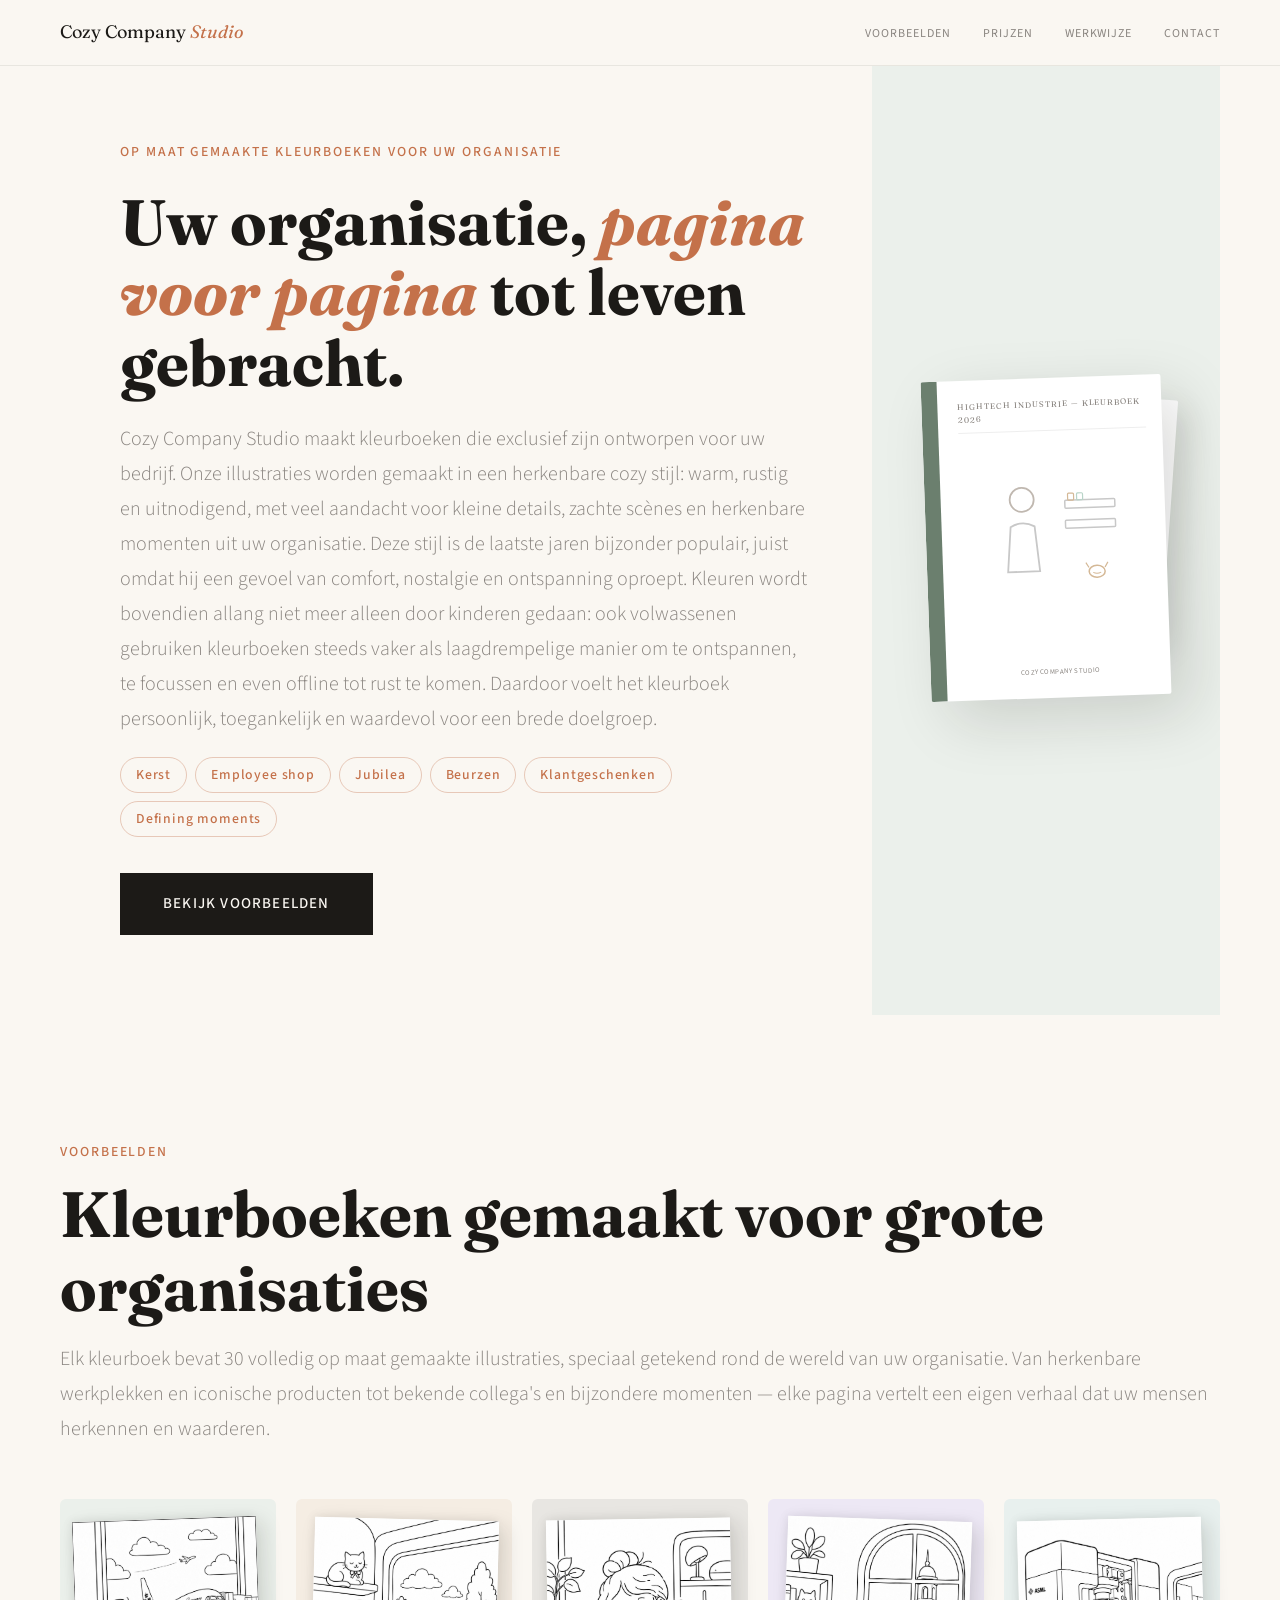
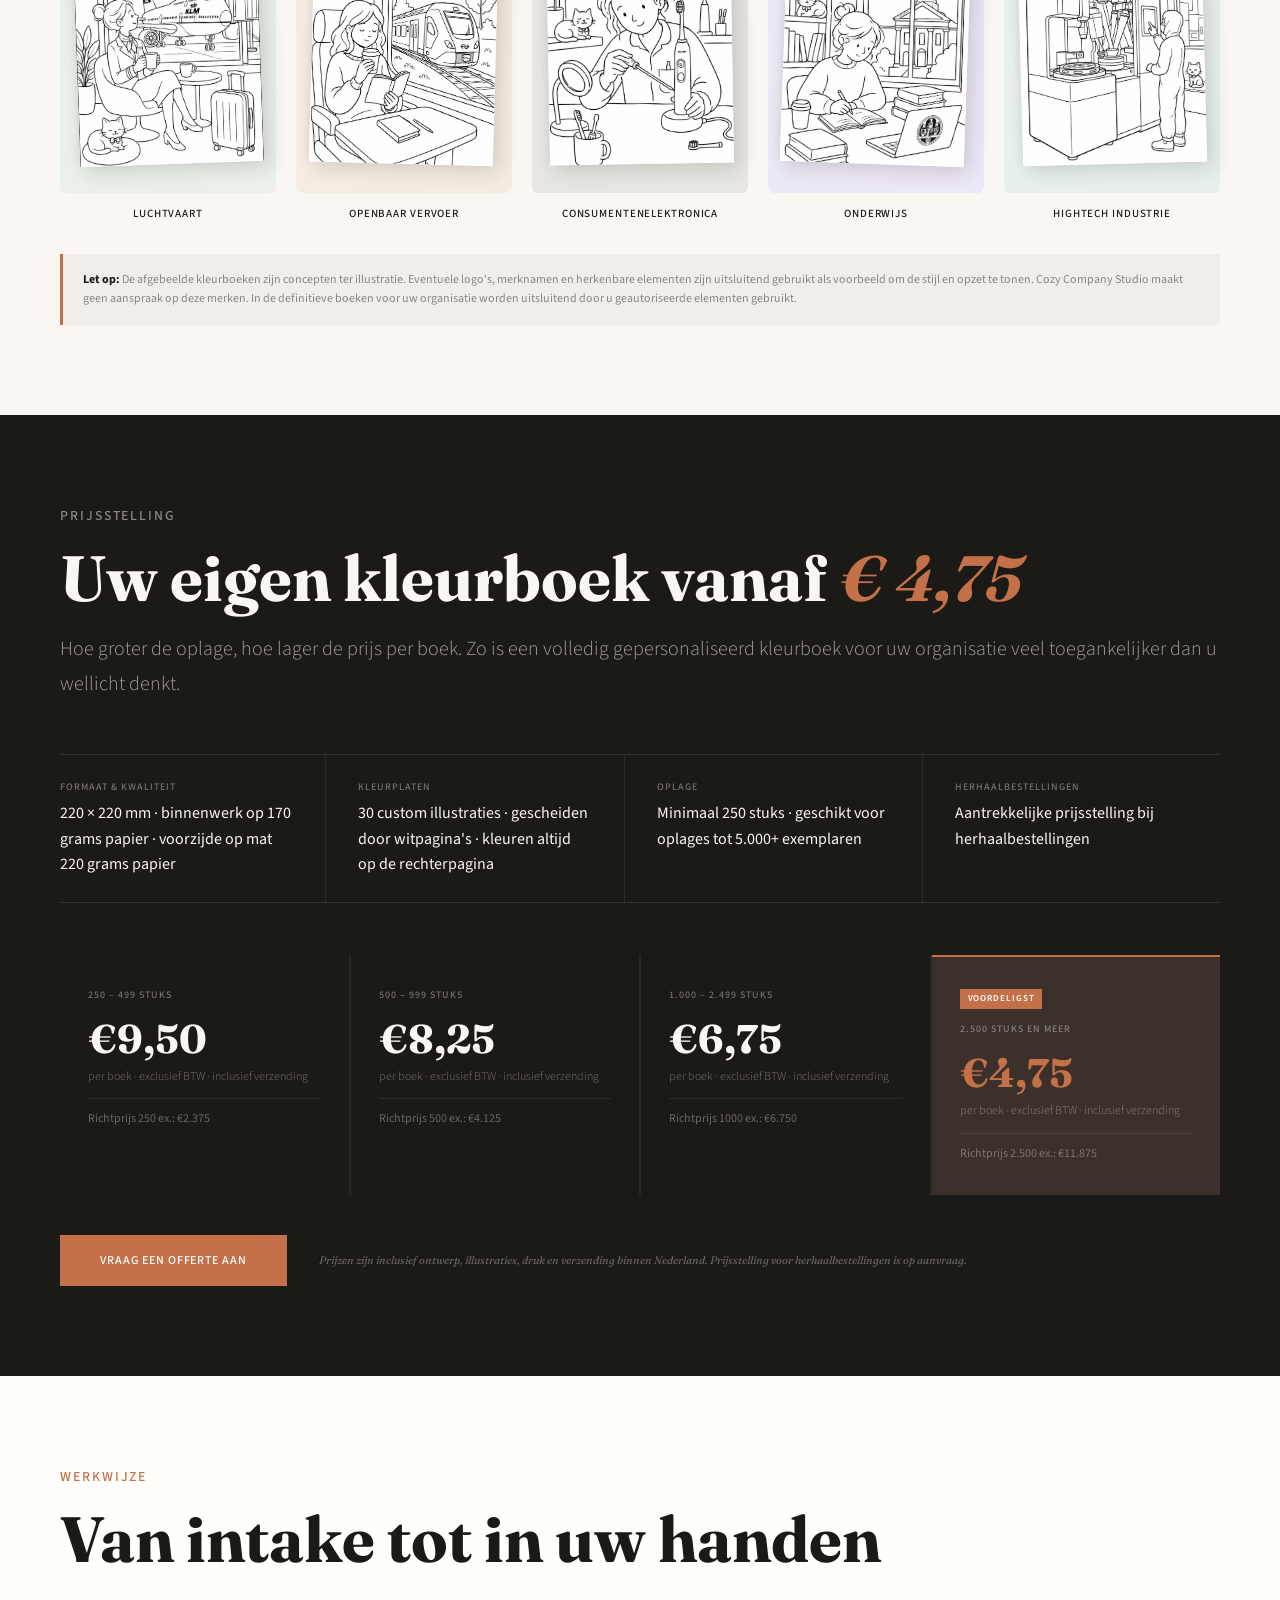
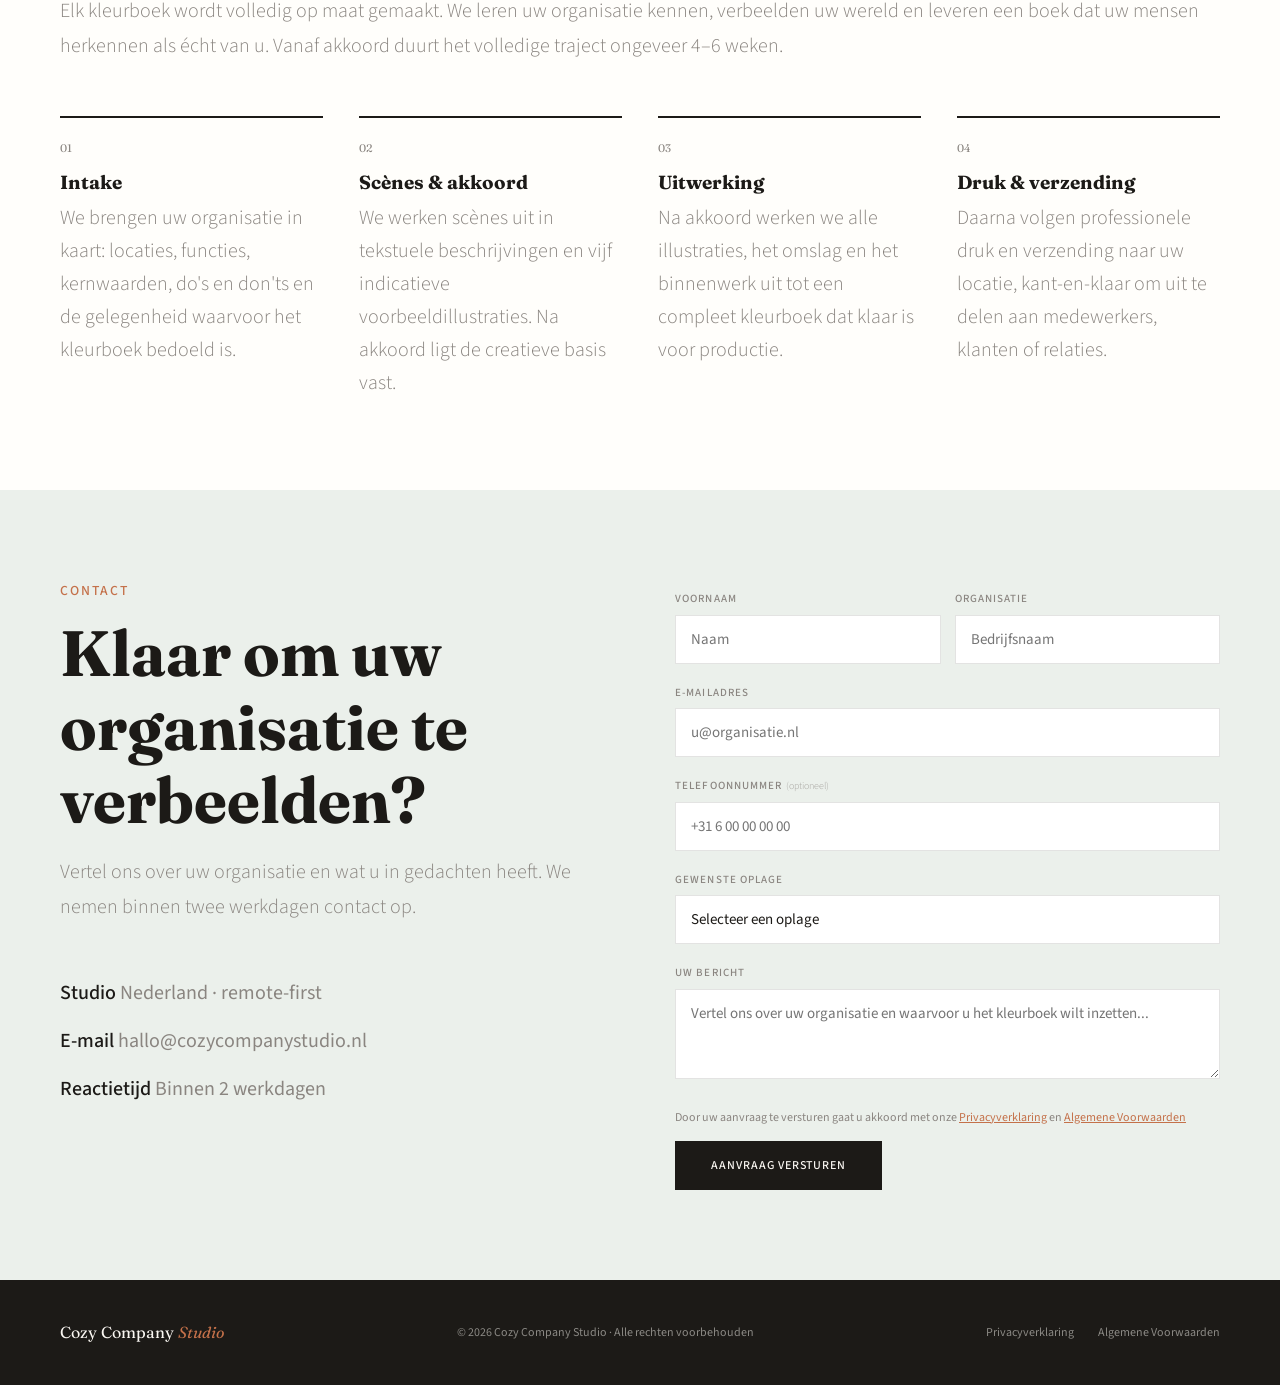
<file: index.html>
<!DOCTYPE html>
<html lang="nl">
<head>
<meta charset="UTF-8">
<meta name="viewport" content="width=device-width, initial-scale=1.0">
<title>Cozy Company Studio — Op maat gemaakte kleurboeken</title>
<link rel="stylesheet" href="css/style.css">

  <meta name="description" content="Cozy Company Studio maakt op maat gemaakte kleurboeken voor organisaties, bedrijven en instellingen.">
  <meta name="robots" content="index, follow">
  <meta property="og:title" content="Cozy Company Studio — Op maat gemaakte kleurboeken">
  <meta property="og:description" content="Exclusieve kleurboeken voor organisaties, ontworpen rond herkenbare werkplekken, producten en momenten.">
  <meta property="og:type" content="website">
  <meta property="og:image" content="images/gallery/gallery-01.png">
  <link rel="icon" href="favicon/favicon.svg" type="image/svg+xml">
  <link rel="manifest" href="favicon/site.webmanifest">

</head>
<body>

<!-- NAV -->
<nav>
  <a href="#hero" class="logo">Cozy Company <span>Studio</span></a>
  <ul class="nav-links">
    <li><a href="#gallery">Voorbeelden</a></li>
    <li><a href="#pricing">Prijzen</a></li>
    <li><a href="#how">Werkwijze</a></li>
    <li><a href="#contact">Contact</a></li>
  </ul>
  <div class="nav-hamburger" onclick="toggleMenu()" aria-label="Menu">
    <span></span><span></span><span></span>
  </div>
</nav>

<div class="mobile-menu" id="mobileMenu">
  <a href="#gallery" onclick="closeMenu()">Voorbeelden</a>
  <a href="#pricing" onclick="closeMenu()">Tarieven</a>
  <a href="#how" onclick="closeMenu()">Werkwijze</a>
  <a href="#contact" onclick="closeMenu()">Contact</a>
</div>

<!-- HERO -->
<section id="hero">
  <div class="hero-left">
    <p class="hero-eyebrow">Op maat gemaakte kleurboeken voor uw organisatie</p>
    <h1 class="hero-title">
      Uw organisatie, <em>pagina voor pagina</em> tot leven gebracht.
    </h1>
    <p class="hero-subtitle">
      Cozy Company Studio maakt kleurboeken die exclusief zijn ontworpen voor uw bedrijf. Onze illustraties worden gemaakt in een herkenbare cozy stijl: warm, rustig en uitnodigend, met veel aandacht voor kleine details, zachte scènes en herkenbare momenten uit uw organisatie. Deze stijl is de laatste jaren bijzonder populair, juist omdat hij een gevoel van comfort, nostalgie en ontspanning oproept. Kleuren wordt bovendien allang niet meer alleen door kinderen gedaan: ook volwassenen gebruiken kleurboeken steeds vaker als laagdrempelige manier om te ontspannen, te focussen en even offline tot rust te komen. Daardoor voelt het kleurboek persoonlijk, toegankelijk en waardevol voor een brede doelgroep.
    </p>
    <div class="hero-occasions">
      <span class="occasion-tag">Kerst</span>
      <span class="occasion-tag">Employee shop</span>
      <span class="occasion-tag">Jubilea</span>
      <span class="occasion-tag">Beurzen</span>
      <span class="occasion-tag">Klantgeschenken</span>
      <span class="occasion-tag">Defining moments</span>
    </div>
    <a href="#gallery" class="hero-cta">Bekijk voorbeelden</a>
  </div>

  <div class="hero-right">
    <div class="second-book">
      <div class="book-spine"></div>
      <div class="book-content" style="margin-left:18px; padding:14px;">
        <div style="font-size:7px; letter-spacing:0.1em; color:#aaa; text-transform:uppercase; border-bottom:1px solid #eee; padding-bottom:5px; margin-bottom:7px;">Luchtvaart — editie 2026</div>
        <div style="flex:1; display:flex; align-items:center; justify-content:center;">
          <svg width="80" height="90" viewBox="0 0 80 90" fill="none">
            <rect x="10" y="5" width="60" height="70" rx="2" stroke="#ddd" stroke-width="1.5"/>
            <line x1="20" y1="25" x2="60" y2="25" stroke="#e8c4a0" stroke-width="2"/>
            <circle cx="40" cy="50" r="12" stroke="#c0c0c0" stroke-width="1.5"/>
            <circle cx="25" cy="65" r="4" stroke="#e8c4a0" stroke-width="1.5"/>
          </svg>
        </div>
      </div>
    </div>
    <div class="book-mockup">
      <div class="book-spine"></div>
      <div class="book-content">
        <div class="book-logo-area">Hightech industrie — kleurboek 2026</div>
        <div class="coloring-preview">
          <svg width="150" height="175" viewBox="0 0 150 175" fill="none">
            <rect x="85" y="40" width="50" height="8" rx="1" stroke="#c8c8c8" stroke-width="1.5"/>
            <rect x="85" y="60" width="50" height="8" rx="1" stroke="#c8c8c8" stroke-width="1.5"/>
            <rect x="88" y="33" width="6" height="7" rx="1" stroke="#d4b896" stroke-width="1.2"/>
            <rect x="97" y="33" width="6" height="7" rx="1" stroke="#b8d4c8" stroke-width="1.2"/>
            <circle cx="42" cy="38" r="12" stroke="#c0b8b0" stroke-width="1.8"/>
            <path d="M30 65 Q42 58 54 65 L58 110 L26 110 Z" stroke="#c8c8c8" stroke-width="1.8" fill="none"/>
            <ellipse cx="115" cy="112" rx="8" ry="6" stroke="#d4b896" stroke-width="1.5"/>
            <path d="M107 108 L104 103 M123 108 L126 103" stroke="#d4b896" stroke-width="1.2"/>
            <path d="M111 113 Q115 115 119 113" stroke="#d4b896" stroke-width="1"/>
          </svg>
        </div>
        <div class="book-title">Cozy Company Studio</div>
      </div>
    </div>
  </div>
</section>

<!-- GALLERY -->
<section id="gallery">
  <p class="section-label">Voorbeelden</p>
  <h2 class="section-title">Kleurboeken gemaakt voor grote organisaties</h2>
  <p class="section-intro">
    Elk kleurboek bevat 30 volledig op maat gemaakte illustraties, speciaal getekend rond de wereld van uw organisatie. Van herkenbare werkplekken en iconische producten tot bekende collega's en bijzondere momenten — elke pagina vertelt een eigen verhaal dat uw mensen herkennen en waarderen.
  </p>
  <div class="coloring-strip">
    <div class="strip-item">
      <div class="strip-bg" style="background:#EBF0EB;">
        <div class="strip-frame" style="transform:rotate(-2deg);">
          <img src="images/gallery/gallery-01.png" alt="Voorbeeldillustratie — Luchtvaart" loading="lazy">
        </div>
      </div>
      <div class="strip-sector">Luchtvaart</div>
    </div>
    <div class="strip-item">
      <div class="strip-bg" style="background:#F5EDE3;">
        <div class="strip-frame" style="transform:rotate(1.5deg);">
          <img src="images/gallery/gallery-02.png" alt="Voorbeeldillustratie — Openbaar vervoer" loading="lazy">
        </div>
      </div>
      <div class="strip-sector">Openbaar vervoer</div>
    </div>
    <div class="strip-item">
      <div class="strip-bg" style="background:#E8E6E2;">
        <div class="strip-frame" style="transform:rotate(-1deg);">
          <img src="images/gallery/gallery-03.png" alt="Voorbeeldillustratie — Consumentenelektronica" loading="lazy">
        </div>
      </div>
      <div class="strip-sector">Consumentenelektronica</div>
    </div>
    <div class="strip-item">
      <div class="strip-bg" style="background:#EDE8F5;">
        <div class="strip-frame" style="transform:rotate(2deg);">
          <img src="images/gallery/gallery-04.png" alt="Voorbeeldillustratie — Onderwijs" loading="lazy">
        </div>
      </div>
      <div class="strip-sector">Onderwijs</div>
    </div>
    <div class="strip-item">
      <div class="strip-bg" style="background:#E8F0EE;">
        <div class="strip-frame" style="transform:rotate(-1.5deg);">
          <img src="images/gallery/gallery-05.png" alt="Voorbeeldillustratie — Hightech industrie" loading="lazy">
        </div>
      </div>
      <div class="strip-sector">Hightech industrie</div>
    </div>
  </div>
  <div class="gallery-disclaimer">
    <strong>Let op:</strong> De afgebeelde kleurboeken zijn concepten ter illustratie. Eventuele logo's, merknamen en herkenbare elementen zijn uitsluitend gebruikt als voorbeeld om de stijl en opzet te tonen. Cozy Company Studio maakt geen aanspraak op deze merken. In de definitieve boeken voor uw organisatie worden uitsluitend door u geautoriseerde elementen gebruikt.
  </div>
</section>

<!-- PRICING -->
<section id="pricing">
  <div class="pricing-inner">
    <p class="section-label" style="color:rgba(250,247,242,0.5);">Prijsstelling</p>
    <h2 class="section-title">Uw eigen kleurboek vanaf <em>€&thinsp;4,75</em></h2>
    <p class="section-intro">
      Hoe groter de oplage, hoe lager de prijs per boek. Zo is een volledig gepersonaliseerd kleurboek voor uw organisatie veel toegankelijker dan u wellicht denkt.
    </p>

    <div class="pricing-specs">
      <div class="pricing-spec-item">
        <span class="spec-l">Formaat & Kwaliteit</span>
        <span class="spec-v">220 × 220 mm · binnenwerk op 170 grams papier · voorzijde op mat 220 grams papier</span>
      </div>
      <div class="pricing-spec-item">
        <span class="spec-l">Kleurplaten</span>
        <span class="spec-v">30 custom illustraties · gescheiden door witpagina's · kleuren altijd op de rechterpagina</span>
      </div>
      <div class="pricing-spec-item">
        <span class="spec-l">Oplage</span>
        <span class="spec-v">Minimaal 250 stuks · geschikt voor oplages tot 5.000+ exemplaren</span>
      </div>
      <div class="pricing-spec-item">
        <span class="spec-l">Herhaalbestellingen</span>
        <span class="spec-v">Aantrekkelijke prijsstelling bij herhaalbestellingen</span>
      </div>
    </div>

    <div class="staffel-grid">
      <div class="staffel-card">
        <div class="staffel-range">250 – 499 stuks</div>
        <div class="staffel-price">€9,50</div>
        <div class="staffel-unit">per boek · exclusief BTW · inclusief verzending</div>
        <div class="staffel-total">Richtprijs 250 ex.: €2.375</div>
      </div>
      <div class="staffel-card">
        <div class="staffel-range">500 – 999 stuks</div>
        <div class="staffel-price">€8,25</div>
        <div class="staffel-unit">per boek · exclusief BTW · inclusief verzending</div>
        <div class="staffel-total">Richtprijs 500 ex.: €4.125</div>
      </div>
      <div class="staffel-card">
        <div class="staffel-range">1.000 – 2.499 stuks</div>
        <div class="staffel-price">€6,75</div>
        <div class="staffel-unit">per boek · exclusief BTW · inclusief verzending</div>
        <div class="staffel-total">Richtprijs 1000 ex.: €6.750</div>
      </div>
      <div class="staffel-card best">
        <div class="best-tag">Voordeligst</div>
        <div class="staffel-range">2.500 stuks en meer</div>
        <div class="staffel-price">€4,75</div>
        <div class="staffel-unit">per boek · exclusief BTW · inclusief verzending</div>
        <div class="staffel-total">Richtprijs 2.500 ex.: €11.875</div>
      </div>
    </div>

    <div class="pricing-cta-wrap">
      <a href="#contact" class="pricing-main-cta">Vraag een offerte aan</a>
      <p class="pricing-footer-note">Prijzen zijn inclusief ontwerp, illustraties, druk en verzending binnen Nederland. Prijsstelling voor herhaalbestellingen is op aanvraag.</p>
    </div>
  </div>
</section>

<!-- HOW IT WORKS -->
<section id="how">
  <p class="section-label">Werkwijze</p>
  <h2 class="section-title">Van intake tot in uw handen</h2>
  <p class="section-intro">
    Elk kleurboek wordt volledig op maat gemaakt. We leren uw organisatie kennen, verbeelden uw wereld en leveren een boek dat uw mensen herkennen als écht van u. Vanaf akkoord duurt het volledige traject ongeveer 4–6 weken.
  </p>
  <div class="steps">
    <div class="step">
      <div class="step-number">01</div>
      <div class="step-title">Intake</div>
      <p class="step-desc">We brengen uw organisatie in kaart: locaties, functies, kernwaarden, do's en don'ts en de gelegenheid waarvoor het kleurboek bedoeld is.</p>
    </div>
    <div class="step">
      <div class="step-number">02</div>
      <div class="step-title">Scènes & akkoord</div>
      <p class="step-desc">We werken scènes uit in tekstuele beschrijvingen en vijf indicatieve voorbeeldillustraties. Na akkoord ligt de creatieve basis vast.</p>
    </div>
    <div class="step">
      <div class="step-number">03</div>
      <div class="step-title">Uitwerking</div>
      <p class="step-desc">Na akkoord werken we alle illustraties, het omslag en het binnenwerk uit tot een compleet kleurboek dat klaar is voor productie.</p>
    </div>
    <div class="step">
      <div class="step-number">04</div>
      <div class="step-title">Druk & verzending</div>
      <p class="step-desc">Daarna volgen professionele druk en verzending naar uw locatie, kant-en-klaar om uit te delen aan medewerkers, klanten of relaties.</p>
    </div>
  </div>
</section>

<!-- CONTACT -->
<section id="contact">
  <div class="contact-left">
    <p class="section-label">Contact</p>
    <h2 class="section-title">Klaar om uw organisatie te verbeelden?</h2>
    <p class="section-intro">
      Vertel ons over uw organisatie en wat u in gedachten heeft. We nemen binnen twee werkdagen contact op.
    </p>
    <div class="contact-detail">
      <div class="contact-item"><strong>Studio</strong> Nederland · remote-first</div>
      <div class="contact-item"><strong>E-mail</strong> hallo@cozycompanystudio.nl</div>
      <div class="contact-item"><strong>Reactietijd</strong> Binnen 2 werkdagen</div>
    </div>
  </div>
  <form id="contactForm" class="contact-right" action="https://api.web3forms.com/submit" method="POST">
  <input type="hidden" name="access_key" value="9c12f8af-ad9e-4eb8-90c0-2cd06621a24f">
  <input type="hidden" name="subject" value="Nieuwe aanvraag via Cozy Company Studio">
  <input type="checkbox" name="botcheck" style="display: none;">

  <div class="form-row">
    <div class="form-group">
      <label>Voornaam</label>
      <input type="text" name="voornaam" placeholder="Naam" required>
    </div>
    <div class="form-group">
      <label>Organisatie</label>
      <input type="text" name="organisatie" placeholder="Bedrijfsnaam" required>
    </div>
  </div>

  <div class="form-group">
    <label>E-mailadres</label>
    <input type="email" name="email" placeholder="u@organisatie.nl" required>
  </div>

  <div class="form-group">
    <label>Telefoonnummer <span class="form-optional">(optioneel)</span></label>
    <input type="tel" name="telefoon" placeholder="+31 6 00 00 00 00">
  </div>

  <div class="form-group">
    <label>Gewenste oplage</label>
    <select name="gewenste_oplage" required>
      <option value="">Selecteer een oplage</option>
      <option>250 – 499 stuks (€9,50 p.st.)</option>
      <option>500 – 999 stuks (€8,50 p.st.)</option>
      <option>1.000 – 2.499 stuks (€7,75 p.st.)</option>
      <option>2.500+ stuks (€7,25 p.st.)</option>
      <option>Nog niet zeker</option>
    </select>
  </div>

  <div class="form-group">
    <label>Uw bericht</label>
    <textarea name="bericht" placeholder="Vertel ons over uw organisatie en waarvoor u het kleurboek wilt inzetten..." required></textarea>
  </div>

  <p class="form-consent">
    Door uw aanvraag te versturen gaat u akkoord met onze
    <a href="privacy.html" target="_blank" rel="noopener noreferrer">Privacyverklaring</a>
    en
    <a href="voorwaarden.html" target="_blank" rel="noopener noreferrer">Algemene Voorwaarden</a>
  </p>

  <button type="submit" class="form-submit" style="margin-top:14px;">Aanvraag versturen</button>
</form>
</section>

<!-- FOOTER -->
<footer>
  <div class="footer-logo">Cozy Company <span>Studio</span></div>
  <div>© 2026 Cozy Company Studio · Alle rechten voorbehouden</div>
  <div class="footer-links">
    <a href="privacy.html" target="_blank" rel="noopener noreferrer">Privacyverklaring</a>
    <a href="voorwaarden.html" target="_blank" rel="noopener noreferrer">Algemene Voorwaarden</a>
  </div>
</footer>

<div class="modal-overlay" id="modal-contact-success" onclick="closeModalOutside(event, 'contact-success')">
  <div class="modal-box contact-success-box" role="dialog" aria-modal="true" aria-labelledby="contact-success-title">
    <h2 id="contact-success-title">Aanvraag verstuurd</h2>
    <p>Dank u wel. Uw bericht is succesvol verstuurd. We nemen binnen twee werkdagen contact met u op.</p>
    <button type="button" class="modal-ok" onclick="closeContactSuccessModal()">Ok</button>
  </div>
</div>

<script src="js/script.js" defer></script>

</body>
</html>
</file>
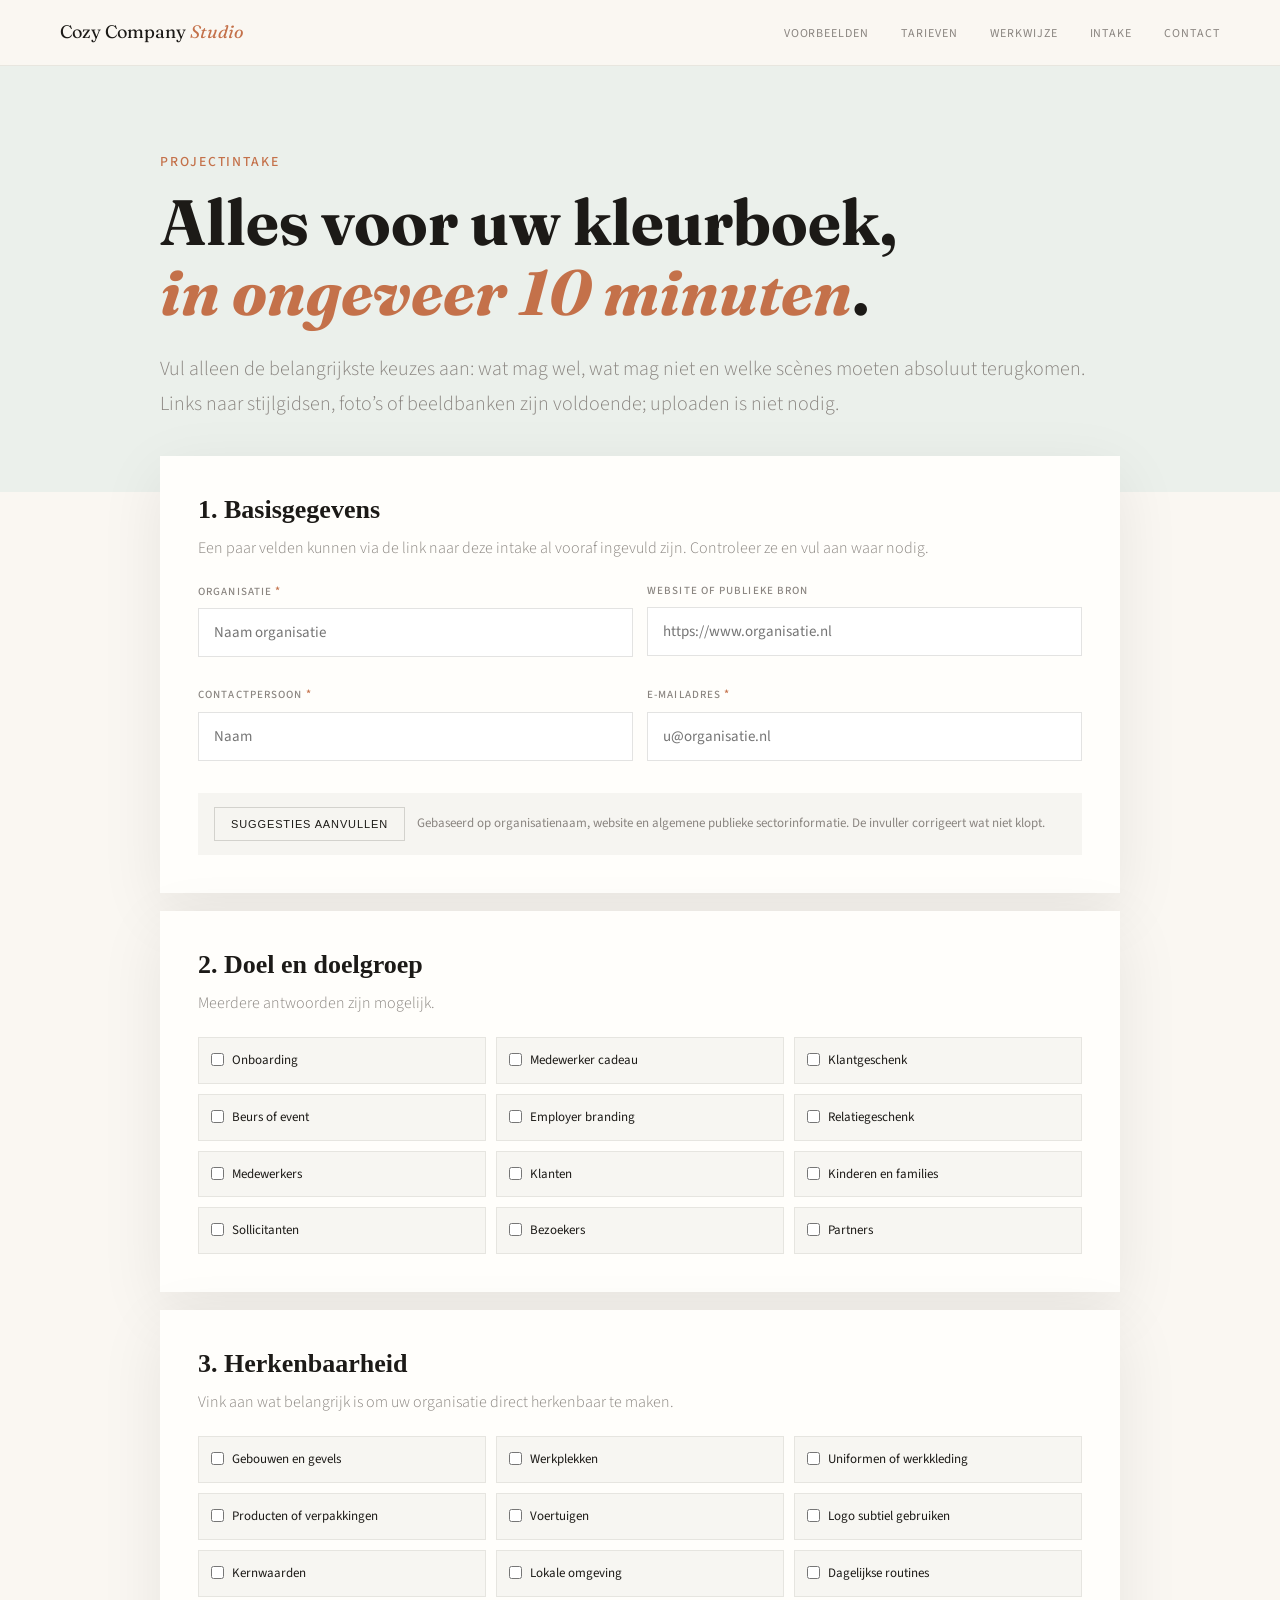
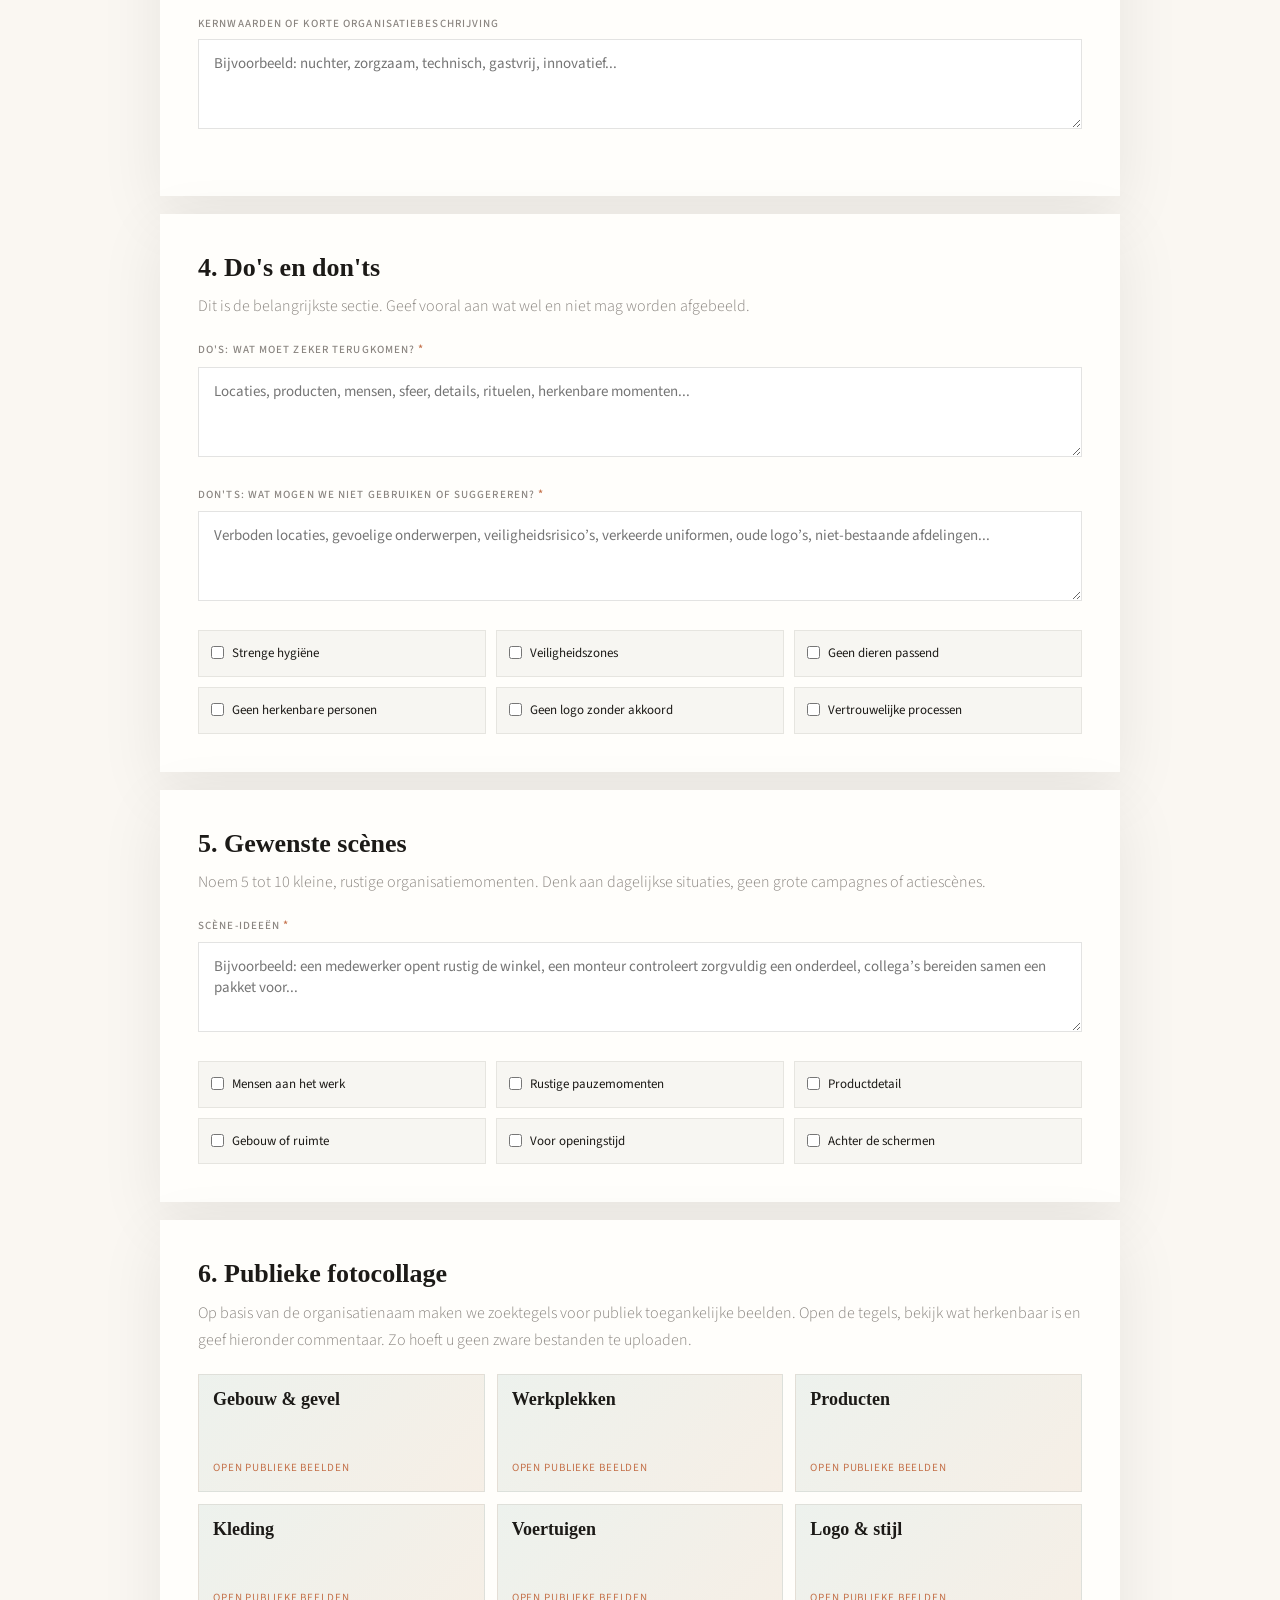
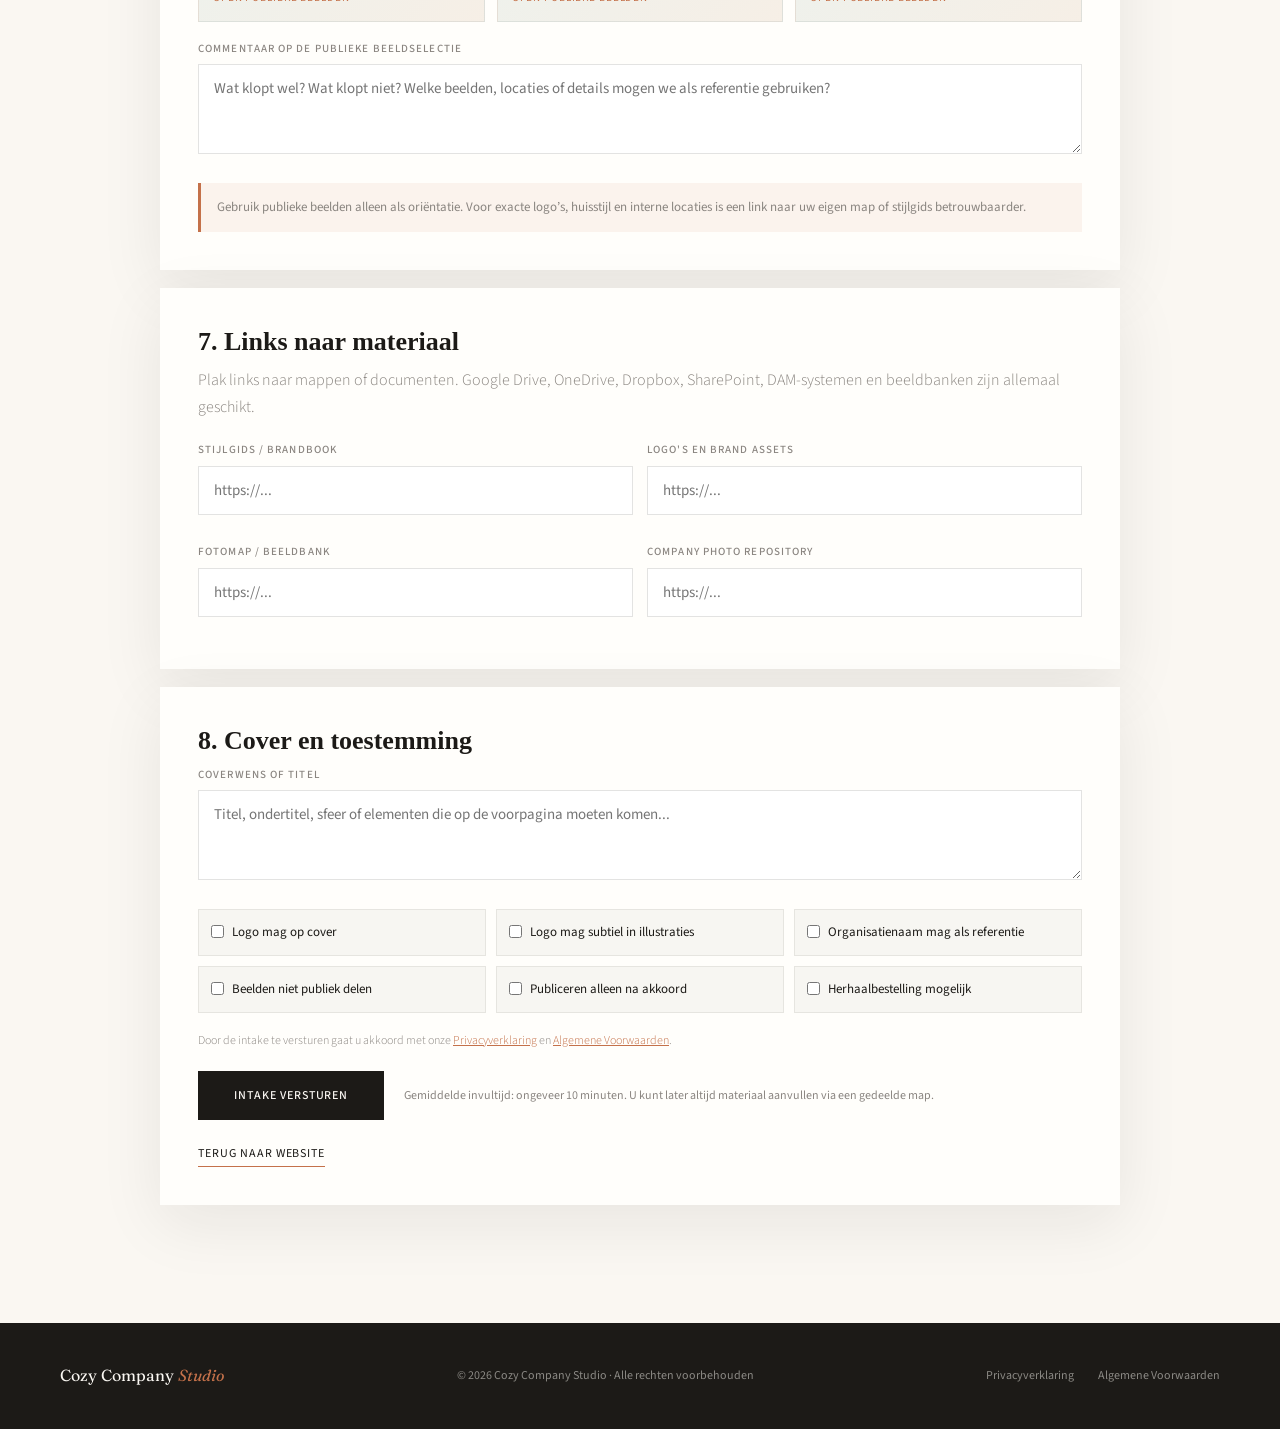
<file: intake.html>
<!doctype html>
<html lang="nl">
<head>
  <meta charset="utf-8">
  <meta name="viewport" content="width=device-width, initial-scale=1">
  <title>Intake — Cozy Company Studio</title>
  <meta name="description" content="Korte intake voor een op maat gemaakt Cozy Company Studio kleurboek.">
  <meta name="robots" content="noindex, follow">
  <link rel="stylesheet" href="css/style.css">
  <link rel="icon" href="favicon/favicon.svg" type="image/svg+xml">
  <style>
    .intake-page { padding-top: 61px; background: var(--cream); min-height: 100vh; }
    .intake-hero { background: var(--pale-sage); padding: 90px 60px 70px; }
    .intake-hero-inner { max-width: 960px; margin: 0 auto; }
    .intake-hero .section-intro { margin-bottom: 0; max-width: 680px; }
    .intake-wrap { max-width: 960px; margin: -36px auto 80px; padding: 0 0 20px; }
    .intake-card { background: var(--warm-white); box-shadow: 0 18px 60px rgba(28,26,23,0.08); padding: 38px; margin-bottom: 18px; }
    .intake-card h2 { font-family: 'Playfair Display', serif; font-size: 26px; line-height: 1.2; margin-bottom: 10px; }
    .intake-card p { color: var(--mid-gray); font-weight: 300; line-height: 1.7; margin-bottom: 20px; }
    .intake-note { background: rgba(196,113,74,0.08); border-left: 3px solid var(--terracotta); padding: 14px 16px; font-size: 13px; color: var(--mid-gray); margin-top: 18px; }
    .intake-grid { display: grid; grid-template-columns: 1fr 1fr; gap: 14px; }
    .choice-grid { display: grid; grid-template-columns: repeat(3, 1fr); gap: 10px; }
    .choice { display: flex; gap: 8px; align-items: flex-start; background: rgba(28,26,23,0.035); border: 1px solid rgba(28,26,23,0.08); padding: 12px; font-size: 13px; color: var(--ink); cursor: pointer; min-height: 46px; }
    .choice input { margin-top: 3px; accent-color: var(--terracotta); }
    .prefill-bar { display: flex; flex-wrap: wrap; gap: 12px; align-items: center; background: rgba(28,26,23,0.04); padding: 14px 16px; margin-top: 18px; }
    .prefill-bar span { color: var(--mid-gray); font-size: 13px; }
    .soft-button { border: 1px solid rgba(28,26,23,0.16); background: transparent; color: var(--ink); padding: 10px 16px; font-size: 11px; letter-spacing: 0.08em; text-transform: uppercase; font-family: 'DM Sans', sans-serif; cursor: pointer; }
    .soft-button:hover { border-color: var(--terracotta); color: var(--terracotta); }
    .collage-grid { display: grid; grid-template-columns: repeat(3, 1fr); gap: 12px; margin: 18px 0 18px; }
    .collage-tile { min-height: 118px; background: linear-gradient(135deg, rgba(235,240,235,0.9), rgba(245,237,227,0.9)); border: 1px solid rgba(28,26,23,0.08); padding: 14px; display: flex; flex-direction: column; justify-content: space-between; text-decoration: none; transition: transform 0.2s, box-shadow 0.2s; }
    .collage-tile:hover { transform: translateY(-4px); box-shadow: 0 12px 28px rgba(28,26,23,0.11); }
    .collage-tile strong { font-family: 'Playfair Display', serif; font-size: 18px; color: var(--ink); line-height: 1.15; }
    .collage-tile span { font-size: 11px; color: var(--terracotta); letter-spacing: 0.08em; text-transform: uppercase; }
    .form-group.compact { margin-bottom: 14px; }
    .required-hint { color: var(--terracotta); font-size: 12px; }
    .intake-submit-row { display: flex; align-items: center; gap: 20px; flex-wrap: wrap; }
    .intake-submit-row .form-consent { margin-top: 0; max-width: 620px; }
    .intake-back { display: inline-block; margin-top: 24px; color: var(--ink); text-decoration: none; font-size: 12px; letter-spacing: 0.08em; text-transform: uppercase; border-bottom: 1px solid var(--terracotta); padding-bottom: 3px; }

    @media (max-width: 900px) {
      .intake-hero { padding: 70px 24px 56px; }
      .intake-wrap { margin: -28px 20px 60px; }
      .intake-card { padding: 28px; }
      .intake-grid, .choice-grid, .collage-grid { grid-template-columns: 1fr; }
    }
  </style>
</head>
<body>
  <nav>
    <a href="index.html#hero" class="logo">Cozy Company <span>Studio</span></a>
    <ul class="nav-links">
      <li><a href="index.html#gallery">Voorbeelden</a></li>
      <li><a href="index.html#pricing">Tarieven</a></li>
      <li><a href="index.html#how">Werkwijze</a></li>
      <li><a href="intake.html">Intake</a></li>
      <li><a href="index.html#contact">Contact</a></li>
    </ul>
    <div class="nav-hamburger" onclick="toggleMenu()" aria-label="Menu">
      <span></span><span></span><span></span>
    </div>
  </nav>

  <div class="mobile-menu" id="mobileMenu">
    <a href="index.html#gallery" onclick="closeMenu()">Voorbeelden</a>
    <a href="index.html#pricing" onclick="closeMenu()">Tarieven</a>
    <a href="index.html#how" onclick="closeMenu()">Werkwijze</a>
    <a href="intake.html" onclick="closeMenu()">Intake</a>
    <a href="index.html#contact" onclick="closeMenu()">Contact</a>
  </div>

  <main class="intake-page">
    <header class="intake-hero">
      <div class="intake-hero-inner">
        <p class="section-label">Projectintake</p>
        <h1 class="hero-title">Alles voor uw kleurboek,<br><em>in ongeveer 10 minuten</em>.</h1>
        <p class="section-intro">Vul alleen de belangrijkste keuzes aan: wat mag wel, wat mag niet en welke scènes moeten absoluut terugkomen. Links naar stijlgidsen, foto’s of beeldbanken zijn voldoende; uploaden is niet nodig.</p>
      </div>
    </header>

    <form id="intakeForm" class="intake-wrap" action="https://api.web3forms.com/submit" method="POST">
      <input type="hidden" name="access_key" value="9c12f8af-ad9e-4eb8-90c0-2cd06621a24f">
      <input type="hidden" name="subject" value="Nieuwe projectintake via Cozy Company Studio">
      <input type="hidden" name="from_name" value="Cozy Company Studio Intake">
      <input type="checkbox" name="botcheck" style="display: none;">

      <section class="intake-card">
        <h2>1. Basisgegevens</h2>
        <p>Een paar velden kunnen via de link naar deze intake al vooraf ingevuld zijn. Controleer ze en vul aan waar nodig.</p>
        <div class="intake-grid">
          <div class="form-group compact">
            <label>Organisatie <span class="required-hint">*</span></label>
            <input id="orgName" type="text" name="organisatie" placeholder="Naam organisatie" required>
          </div>
          <div class="form-group compact">
            <label>Website of publieke bron</label>
            <input id="orgWebsite" type="url" name="website" placeholder="https://www.organisatie.nl">
          </div>
          <div class="form-group compact">
            <label>Contactpersoon <span class="required-hint">*</span></label>
            <input type="text" name="contactpersoon" placeholder="Naam" required>
          </div>
          <div class="form-group compact">
            <label>E-mailadres <span class="required-hint">*</span></label>
            <input type="email" name="email" placeholder="u@organisatie.nl" required>
          </div>
        </div>
        <div class="prefill-bar">
          <button class="soft-button" type="button" id="prefillButton">Suggesties aanvullen</button>
          <span>Gebaseerd op organisatienaam, website en algemene publieke sectorinformatie. De invuller corrigeert wat niet klopt.</span>
        </div>
      </section>

      <section class="intake-card">
        <h2>2. Doel en doelgroep</h2>
        <p>Meerdere antwoorden zijn mogelijk.</p>
        <div class="choice-grid">
          <label class="choice"><input type="checkbox" name="doel[]" value="Onboarding"> Onboarding</label>
          <label class="choice"><input type="checkbox" name="doel[]" value="Medewerker cadeau"> Medewerker cadeau</label>
          <label class="choice"><input type="checkbox" name="doel[]" value="Klantgeschenk"> Klantgeschenk</label>
          <label class="choice"><input type="checkbox" name="doel[]" value="Beurs of event"> Beurs of event</label>
          <label class="choice"><input type="checkbox" name="doel[]" value="Employer branding"> Employer branding</label>
          <label class="choice"><input type="checkbox" name="doel[]" value="Relatiegeschenk"> Relatiegeschenk</label>
        </div>
        <div class="choice-grid" style="margin-top:10px;">
          <label class="choice"><input type="checkbox" name="doelgroep[]" value="Medewerkers"> Medewerkers</label>
          <label class="choice"><input type="checkbox" name="doelgroep[]" value="Klanten"> Klanten</label>
          <label class="choice"><input type="checkbox" name="doelgroep[]" value="Kinderen en families"> Kinderen en families</label>
          <label class="choice"><input type="checkbox" name="doelgroep[]" value="Sollicitanten"> Sollicitanten</label>
          <label class="choice"><input type="checkbox" name="doelgroep[]" value="Bezoekers"> Bezoekers</label>
          <label class="choice"><input type="checkbox" name="doelgroep[]" value="Partners"> Partners</label>
        </div>
      </section>

      <section class="intake-card">
        <h2>3. Herkenbaarheid</h2>
        <p>Vink aan wat belangrijk is om uw organisatie direct herkenbaar te maken.</p>
        <div class="choice-grid">
          <label class="choice"><input type="checkbox" name="herkenbaarheid[]" value="Gebouwen en gevels"> Gebouwen en gevels</label>
          <label class="choice"><input type="checkbox" name="herkenbaarheid[]" value="Werkplekken"> Werkplekken</label>
          <label class="choice"><input type="checkbox" name="herkenbaarheid[]" value="Uniformen of werkkleding"> Uniformen of werkkleding</label>
          <label class="choice"><input type="checkbox" name="herkenbaarheid[]" value="Producten of verpakkingen"> Producten of verpakkingen</label>
          <label class="choice"><input type="checkbox" name="herkenbaarheid[]" value="Voertuigen"> Voertuigen</label>
          <label class="choice"><input type="checkbox" name="herkenbaarheid[]" value="Logo subtiel gebruiken"> Logo subtiel gebruiken</label>
          <label class="choice"><input type="checkbox" name="herkenbaarheid[]" value="Kernwaarden"> Kernwaarden</label>
          <label class="choice"><input type="checkbox" name="herkenbaarheid[]" value="Lokale omgeving"> Lokale omgeving</label>
          <label class="choice"><input type="checkbox" name="herkenbaarheid[]" value="Dagelijkse routines"> Dagelijkse routines</label>
        </div>
        <div class="form-group" style="margin-top:18px;">
          <label>Kernwaarden of korte organisatiebeschrijving</label>
          <textarea name="kernwaarden" placeholder="Bijvoorbeeld: nuchter, zorgzaam, technisch, gastvrij, innovatief..."></textarea>
        </div>
      </section>

      <section class="intake-card">
        <h2>4. Do's en don'ts</h2>
        <p>Dit is de belangrijkste sectie. Geef vooral aan wat wel en niet mag worden afgebeeld.</p>
        <div class="form-group">
          <label>Do's: wat moet zeker terugkomen? <span class="required-hint">*</span></label>
          <textarea name="dos" placeholder="Locaties, producten, mensen, sfeer, details, rituelen, herkenbare momenten..." required></textarea>
        </div>
        <div class="form-group">
          <label>Don'ts: wat mogen we niet gebruiken of suggereren? <span class="required-hint">*</span></label>
          <textarea name="donts" placeholder="Verboden locaties, gevoelige onderwerpen, veiligheidsrisico’s, verkeerde uniformen, oude logo’s, niet-bestaande afdelingen..." required></textarea>
        </div>
        <div class="choice-grid">
          <label class="choice"><input type="checkbox" name="gevoelige_context[]" value="Strenge hygiene"> Strenge hygiëne</label>
          <label class="choice"><input type="checkbox" name="gevoelige_context[]" value="Veiligheidszones"> Veiligheidszones</label>
          <label class="choice"><input type="checkbox" name="gevoelige_context[]" value="Geen dieren passend"> Geen dieren passend</label>
          <label class="choice"><input type="checkbox" name="gevoelige_context[]" value="Geen herkenbare personen"> Geen herkenbare personen</label>
          <label class="choice"><input type="checkbox" name="gevoelige_context[]" value="Geen logo zonder akkoord"> Geen logo zonder akkoord</label>
          <label class="choice"><input type="checkbox" name="gevoelige_context[]" value="Vertrouwelijke processen"> Vertrouwelijke processen</label>
        </div>
      </section>

      <section class="intake-card">
        <h2>5. Gewenste scènes</h2>
        <p>Noem 5 tot 10 kleine, rustige organisatiemomenten. Denk aan dagelijkse situaties, geen grote campagnes of actiescènes.</p>
        <div class="form-group">
          <label>Scène-ideeën <span class="required-hint">*</span></label>
          <textarea name="gewenste_scenes" placeholder="Bijvoorbeeld: een medewerker opent rustig de winkel, een monteur controleert zorgvuldig een onderdeel, collega’s bereiden samen een pakket voor..." required></textarea>
        </div>
        <div class="choice-grid">
          <label class="choice"><input type="checkbox" name="scene_type[]" value="Mensen aan het werk"> Mensen aan het werk</label>
          <label class="choice"><input type="checkbox" name="scene_type[]" value="Rustige pauzemomenten"> Rustige pauzemomenten</label>
          <label class="choice"><input type="checkbox" name="scene_type[]" value="Productdetail"> Productdetail</label>
          <label class="choice"><input type="checkbox" name="scene_type[]" value="Gebouw of ruimte"> Gebouw of ruimte</label>
          <label class="choice"><input type="checkbox" name="scene_type[]" value="Voor openingstijd"> Voor openingstijd</label>
          <label class="choice"><input type="checkbox" name="scene_type[]" value="Achter de schermen"> Achter de schermen</label>
        </div>
      </section>

      <section class="intake-card">
        <h2>6. Publieke fotocollage</h2>
        <p>Op basis van de organisatienaam maken we zoektegels voor publiek toegankelijke beelden. Open de tegels, bekijk wat herkenbaar is en geef hieronder commentaar. Zo hoeft u geen zware bestanden te uploaden.</p>
        <div class="collage-grid" id="collageGrid"></div>
        <div class="form-group">
          <label>Commentaar op de publieke beeldselectie</label>
          <textarea name="collage_commentaar" placeholder="Wat klopt wel? Wat klopt niet? Welke beelden, locaties of details mogen we als referentie gebruiken?"></textarea>
        </div>
        <div class="intake-note">Gebruik publieke beelden alleen als oriëntatie. Voor exacte logo’s, huisstijl en interne locaties is een link naar uw eigen map of stijlgids betrouwbaarder.</div>
      </section>

      <section class="intake-card">
        <h2>7. Links naar materiaal</h2>
        <p>Plak links naar mappen of documenten. Google Drive, OneDrive, Dropbox, SharePoint, DAM-systemen en beeldbanken zijn allemaal geschikt.</p>
        <div class="intake-grid">
          <div class="form-group compact">
            <label>Stijlgids / brandbook</label>
            <input type="url" name="link_stijlgids" placeholder="https://...">
          </div>
          <div class="form-group compact">
            <label>Logo's en brand assets</label>
            <input type="url" name="link_logos" placeholder="https://...">
          </div>
          <div class="form-group compact">
            <label>Fotomap / beeldbank</label>
            <input type="url" name="link_fotos" placeholder="https://...">
          </div>
          <div class="form-group compact">
            <label>Company photo repository</label>
            <input type="url" name="link_repository" placeholder="https://...">
          </div>
        </div>
      </section>

      <section class="intake-card">
        <h2>8. Cover en toestemming</h2>
        <div class="form-group">
          <label>Coverwens of titel</label>
          <textarea name="coverwens" placeholder="Titel, ondertitel, sfeer of elementen die op de voorpagina moeten komen..."></textarea>
        </div>
        <div class="choice-grid">
          <label class="choice"><input type="checkbox" name="toestemming[]" value="Logo mag op cover"> Logo mag op cover</label>
          <label class="choice"><input type="checkbox" name="toestemming[]" value="Logo mag subtiel in illustraties"> Logo mag subtiel in illustraties</label>
          <label class="choice"><input type="checkbox" name="toestemming[]" value="Organisatienaam mag als referentie"> Organisatienaam mag als referentie</label>
          <label class="choice"><input type="checkbox" name="toestemming[]" value="Beelden mogen niet publiek gedeeld worden"> Beelden niet publiek delen</label>
          <label class="choice"><input type="checkbox" name="toestemming[]" value="Alleen na schriftelijk akkoord publiceren"> Publiceren alleen na akkoord</label>
          <label class="choice"><input type="checkbox" name="toestemming[]" value="Herhaalbestelling mogelijk"> Herhaalbestelling mogelijk</label>
        </div>
        <p class="form-consent" style="margin-top:18px;">
          Door de intake te versturen gaat u akkoord met onze
          <a href="privacy.html" target="_blank" rel="noopener noreferrer">Privacyverklaring</a>
          en
          <a href="voorwaarden.html" target="_blank" rel="noopener noreferrer">Algemene Voorwaarden</a>.
        </p>
        <div class="intake-submit-row">
          <button type="submit" class="form-submit">Intake versturen</button>
          <span class="form-consent">Gemiddelde invultijd: ongeveer 10 minuten. U kunt later altijd materiaal aanvullen via een gedeelde map.</span>
        </div>
        <a href="index.html" class="intake-back">Terug naar website</a>
      </section>
    </form>
  </main>

  <footer>
    <div class="footer-logo">Cozy Company <span>Studio</span></div>
    <div>© 2026 Cozy Company Studio · Alle rechten voorbehouden</div>
    <div class="footer-links">
      <a href="privacy.html" target="_blank" rel="noopener noreferrer">Privacyverklaring</a>
      <a href="voorwaarden.html" target="_blank" rel="noopener noreferrer">Algemene Voorwaarden</a>
    </div>
  </footer>

  <div class="modal-overlay" id="modal-intake-success" onclick="closeModalOutside(event, 'intake-success')">
    <div class="modal-box contact-success-box" role="dialog" aria-modal="true" aria-labelledby="intake-success-title">
      <h2 id="intake-success-title">Intake verstuurd</h2>
      <p>Dank u wel. De intake is succesvol verstuurd. We gebruiken deze input om de eerste scènes en coverrichting voor te bereiden.</p>
      <button type="button" class="modal-ok" onclick="closeModal('intake-success')">Ok</button>
    </div>
  </div>

  <script src="js/script.js" defer></script>
  <script src="js/intake.js" defer></script>
</body>
</html>
</file>
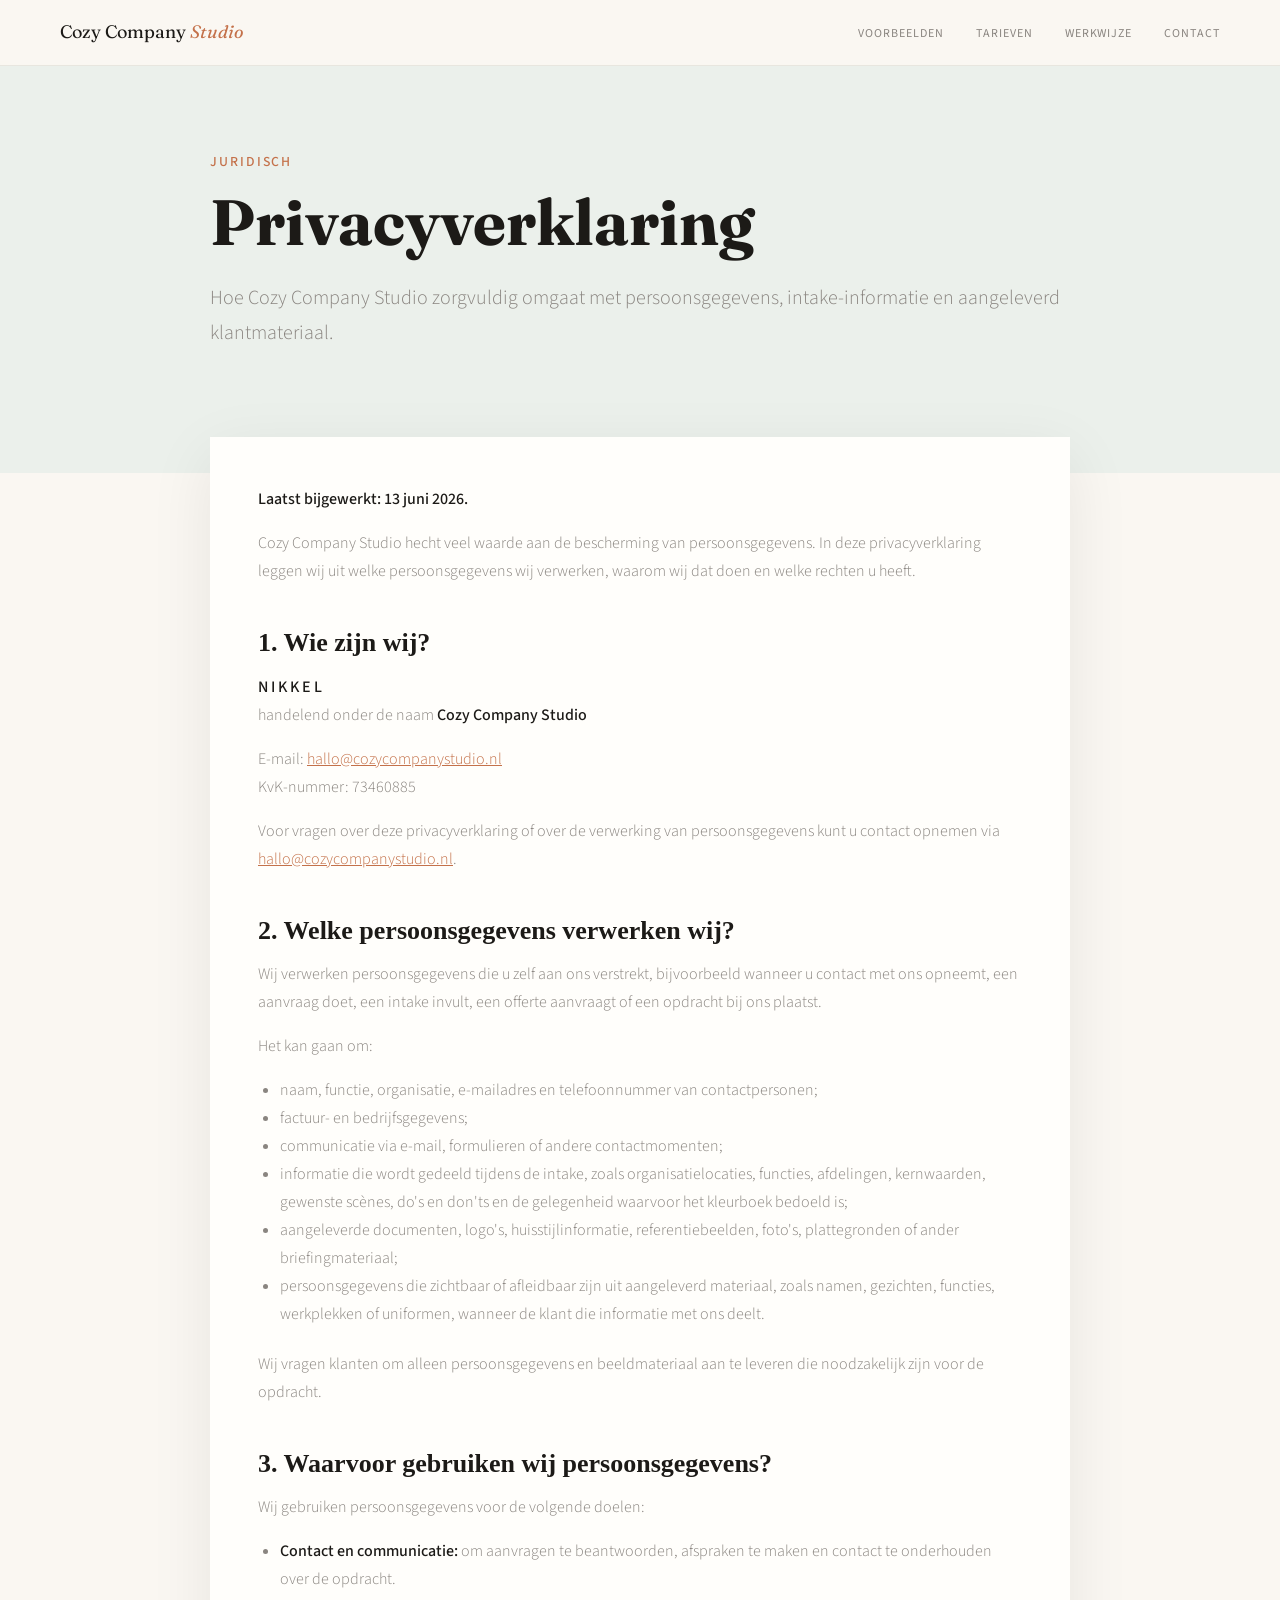
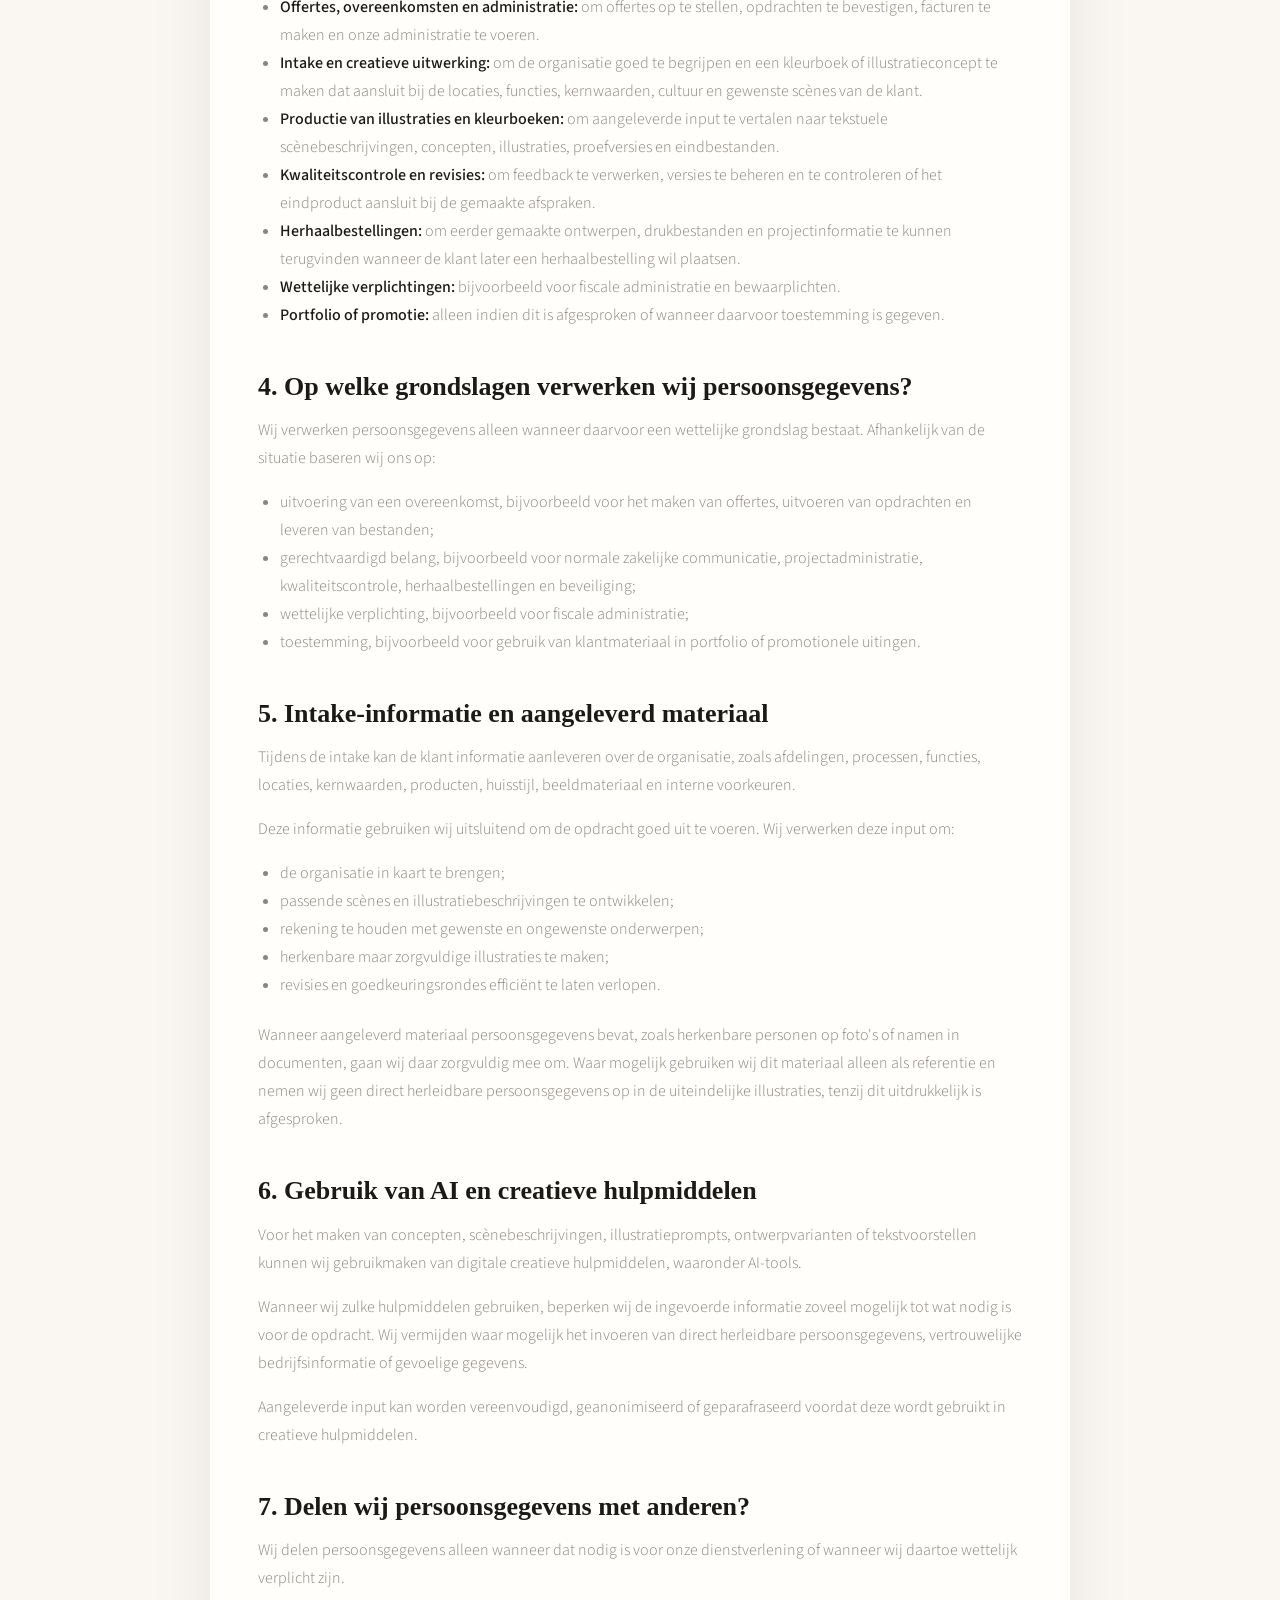
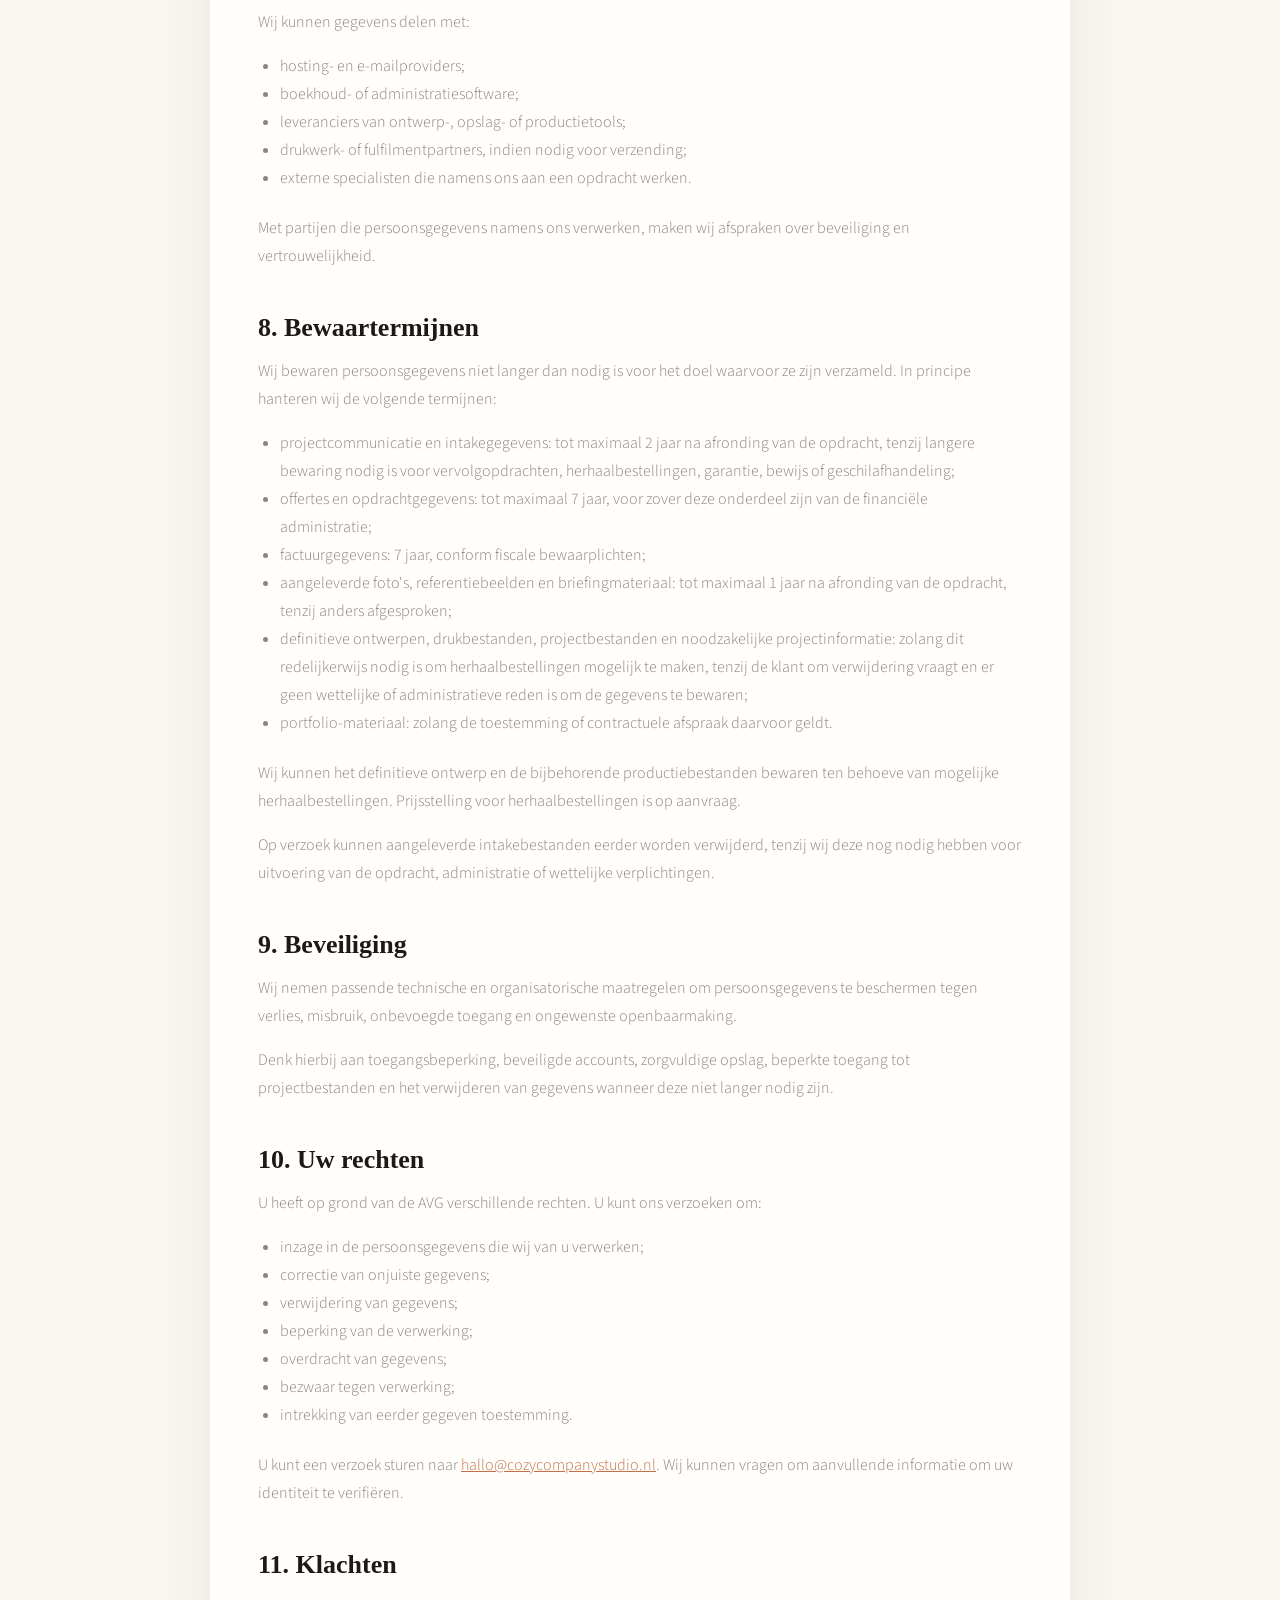
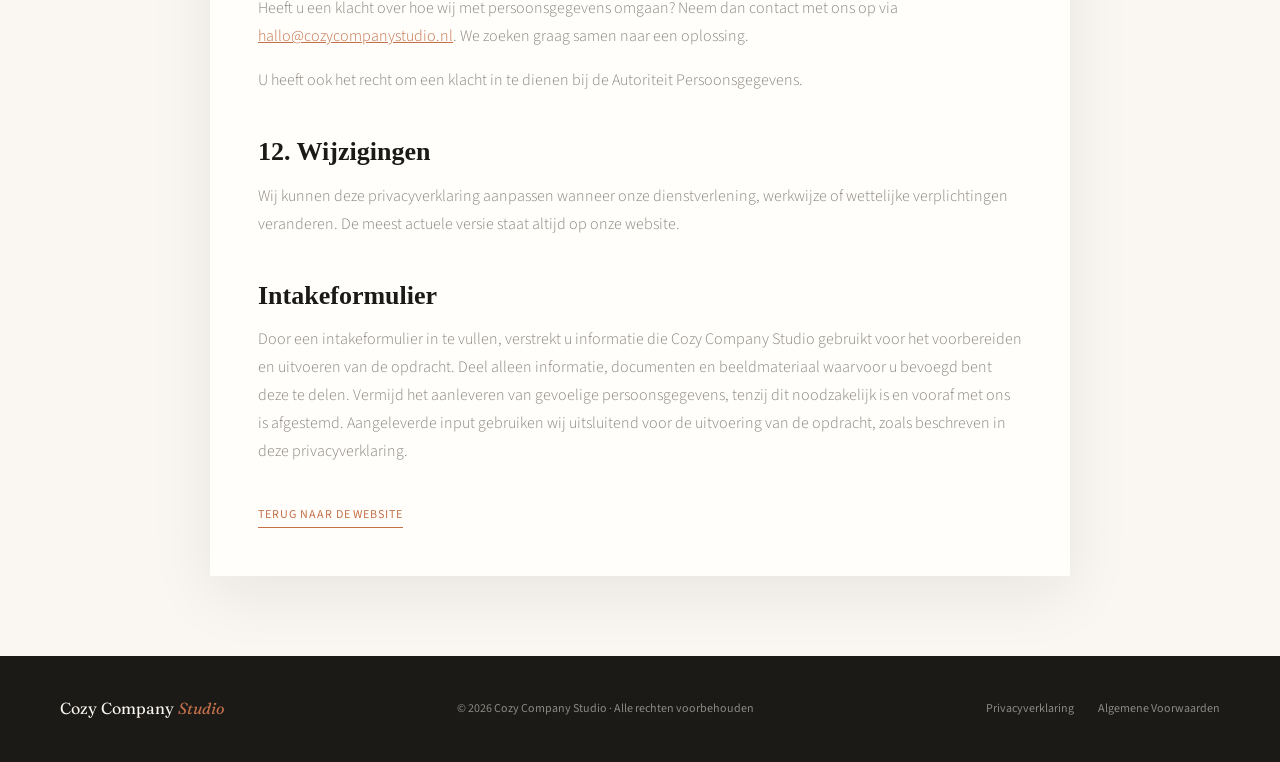
<file: privacy.html>
<!doctype html>
<html lang="nl">
<head>
  <meta charset="utf-8">
  <meta name="viewport" content="width=device-width, initial-scale=1">
  <title>Privacyverklaring — Cozy Company Studio</title>
  <meta name="description" content="Privacyverklaring van Cozy Company Studio.">
  <link rel="stylesheet" href="css/style.css">
  <link rel="icon" href="favicon/favicon.svg" type="image/svg+xml">
  <style>
    .legal-page { padding-top: 61px; background: var(--cream); min-height: 100vh; }
    .legal-hero { background: var(--pale-sage); padding: 90px 60px 70px; }
    .legal-hero-inner { max-width: 860px; margin: 0 auto; }
    .legal-card { max-width: 860px; margin: -36px auto 80px; padding: 48px; background: var(--warm-white); box-shadow: 0 18px 60px rgba(28,26,23,0.08); }
    .legal-card h2 { font-family: 'Playfair Display', serif; font-size: 26px; line-height: 1.2; margin: 42px 0 14px; }
    .legal-card h2:first-child { margin-top: 0; }
    .legal-card p, .legal-card li { color: var(--mid-gray); font-weight: 300; line-height: 1.75; }
    .legal-card p { margin-bottom: 16px; }
    .legal-card ul { margin: 0 0 22px 22px; }
    .legal-card strong { color: var(--ink); font-weight: 500; }
    .legal-card a { color: var(--terracotta); }
    .legal-back { display: inline-block; margin-top: 24px; color: var(--ink); text-decoration: none; font-size: 12px; letter-spacing: 0.08em; text-transform: uppercase; border-bottom: 1px solid var(--terracotta); padding-bottom: 3px; }
    @media (max-width: 768px) { .legal-hero { padding: 70px 24px 56px; } .legal-card { margin: -28px 20px 60px; padding: 28px; } }
  </style>
</head>
<body>
  <nav>
    <a href="index.html#hero" class="logo">Cozy Company <span>Studio</span></a>
    <ul class="nav-links">
      <li><a href="index.html#gallery">Voorbeelden</a></li>
      <li><a href="index.html#pricing">Tarieven</a></li>
      <li><a href="index.html#how">Werkwijze</a></li>
      <li><a href="index.html#contact">Contact</a></li>
    </ul>
    <div class="nav-hamburger" onclick="toggleMenu()" aria-label="Menu">
      <span></span><span></span><span></span>
    </div>
  </nav>

  <div class="mobile-menu" id="mobileMenu">
    <a href="index.html#gallery" onclick="closeMenu()">Voorbeelden</a>
    <a href="index.html#pricing" onclick="closeMenu()">Tarieven</a>
    <a href="index.html#how" onclick="closeMenu()">Werkwijze</a>
    <a href="index.html#contact" onclick="closeMenu()">Contact</a>
  </div>

  <main class="legal-page">
    <header class="legal-hero">
      <div class="legal-hero-inner">
        <p class="section-label">Juridisch</p>
        <h1 class="hero-title">Privacyverklaring</h1>
        <p class="section-intro">Hoe Cozy Company Studio zorgvuldig omgaat met persoonsgegevens, intake-informatie en aangeleverd klantmateriaal.</p>
      </div>
    </header>

    <article class="legal-card">
      <p><strong>Laatst bijgewerkt: 13 juni 2026.</strong></p>
      <p>Cozy Company Studio hecht veel waarde aan de bescherming van persoonsgegevens. In deze privacyverklaring leggen wij uit welke persoonsgegevens wij verwerken, waarom wij dat doen en welke rechten u heeft.</p>

      <h2>1. Wie zijn wij?</h2>
      <p><strong>N I K K E L</strong><br>handelend onder de naam <strong>Cozy Company Studio</strong></p>
      <p>E-mail: <a href="mailto:hallo@cozycompanystudio.nl">hallo@cozycompanystudio.nl</a><br>KvK-nummer: 73460885</p>
      <p>Voor vragen over deze privacyverklaring of over de verwerking van persoonsgegevens kunt u contact opnemen via <a href="mailto:hallo@cozycompanystudio.nl">hallo@cozycompanystudio.nl</a>.</p>

      <h2>2. Welke persoonsgegevens verwerken wij?</h2>
      <p>Wij verwerken persoonsgegevens die u zelf aan ons verstrekt, bijvoorbeeld wanneer u contact met ons opneemt, een aanvraag doet, een intake invult, een offerte aanvraagt of een opdracht bij ons plaatst.</p>
      <p>Het kan gaan om:</p>
      <ul>
        <li>naam, functie, organisatie, e-mailadres en telefoonnummer van contactpersonen;</li>
        <li>factuur- en bedrijfsgegevens;</li>
        <li>communicatie via e-mail, formulieren of andere contactmomenten;</li>
        <li>informatie die wordt gedeeld tijdens de intake, zoals organisatielocaties, functies, afdelingen, kernwaarden, gewenste scènes, do's en don'ts en de gelegenheid waarvoor het kleurboek bedoeld is;</li>
        <li>aangeleverde documenten, logo's, huisstijlinformatie, referentiebeelden, foto's, plattegronden of ander briefingmateriaal;</li>
        <li>persoonsgegevens die zichtbaar of afleidbaar zijn uit aangeleverd materiaal, zoals namen, gezichten, functies, werkplekken of uniformen, wanneer de klant die informatie met ons deelt.</li>
      </ul>
      <p>Wij vragen klanten om alleen persoonsgegevens en beeldmateriaal aan te leveren die noodzakelijk zijn voor de opdracht.</p>

      <h2>3. Waarvoor gebruiken wij persoonsgegevens?</h2>
      <p>Wij gebruiken persoonsgegevens voor de volgende doelen:</p>
      <ul>
        <li><strong>Contact en communicatie:</strong> om aanvragen te beantwoorden, afspraken te maken en contact te onderhouden over de opdracht.</li>
        <li><strong>Offertes, overeenkomsten en administratie:</strong> om offertes op te stellen, opdrachten te bevestigen, facturen te maken en onze administratie te voeren.</li>
        <li><strong>Intake en creatieve uitwerking:</strong> om de organisatie goed te begrijpen en een kleurboek of illustratieconcept te maken dat aansluit bij de locaties, functies, kernwaarden, cultuur en gewenste scènes van de klant.</li>
        <li><strong>Productie van illustraties en kleurboeken:</strong> om aangeleverde input te vertalen naar tekstuele scènebeschrijvingen, concepten, illustraties, proefversies en eindbestanden.</li>
        <li><strong>Kwaliteitscontrole en revisies:</strong> om feedback te verwerken, versies te beheren en te controleren of het eindproduct aansluit bij de gemaakte afspraken.</li>
        <li><strong>Herhaalbestellingen:</strong> om eerder gemaakte ontwerpen, drukbestanden en projectinformatie te kunnen terugvinden wanneer de klant later een herhaalbestelling wil plaatsen.</li>
        <li><strong>Wettelijke verplichtingen:</strong> bijvoorbeeld voor fiscale administratie en bewaarplichten.</li>
        <li><strong>Portfolio of promotie:</strong> alleen indien dit is afgesproken of wanneer daarvoor toestemming is gegeven.</li>
      </ul>

      <h2>4. Op welke grondslagen verwerken wij persoonsgegevens?</h2>
      <p>Wij verwerken persoonsgegevens alleen wanneer daarvoor een wettelijke grondslag bestaat. Afhankelijk van de situatie baseren wij ons op:</p>
      <ul>
        <li>uitvoering van een overeenkomst, bijvoorbeeld voor het maken van offertes, uitvoeren van opdrachten en leveren van bestanden;</li>
        <li>gerechtvaardigd belang, bijvoorbeeld voor normale zakelijke communicatie, projectadministratie, kwaliteitscontrole, herhaalbestellingen en beveiliging;</li>
        <li>wettelijke verplichting, bijvoorbeeld voor fiscale administratie;</li>
        <li>toestemming, bijvoorbeeld voor gebruik van klantmateriaal in portfolio of promotionele uitingen.</li>
      </ul>

      <h2>5. Intake-informatie en aangeleverd materiaal</h2>
      <p>Tijdens de intake kan de klant informatie aanleveren over de organisatie, zoals afdelingen, processen, functies, locaties, kernwaarden, producten, huisstijl, beeldmateriaal en interne voorkeuren.</p>
      <p>Deze informatie gebruiken wij uitsluitend om de opdracht goed uit te voeren. Wij verwerken deze input om:</p>
      <ul>
        <li>de organisatie in kaart te brengen;</li>
        <li>passende scènes en illustratiebeschrijvingen te ontwikkelen;</li>
        <li>rekening te houden met gewenste en ongewenste onderwerpen;</li>
        <li>herkenbare maar zorgvuldige illustraties te maken;</li>
        <li>revisies en goedkeuringsrondes efficiënt te laten verlopen.</li>
      </ul>
      <p>Wanneer aangeleverd materiaal persoonsgegevens bevat, zoals herkenbare personen op foto's of namen in documenten, gaan wij daar zorgvuldig mee om. Waar mogelijk gebruiken wij dit materiaal alleen als referentie en nemen wij geen direct herleidbare persoonsgegevens op in de uiteindelijke illustraties, tenzij dit uitdrukkelijk is afgesproken.</p>

      <h2>6. Gebruik van AI en creatieve hulpmiddelen</h2>
      <p>Voor het maken van concepten, scènebeschrijvingen, illustratieprompts, ontwerpvarianten of tekstvoorstellen kunnen wij gebruikmaken van digitale creatieve hulpmiddelen, waaronder AI-tools.</p>
      <p>Wanneer wij zulke hulpmiddelen gebruiken, beperken wij de ingevoerde informatie zoveel mogelijk tot wat nodig is voor de opdracht. Wij vermijden waar mogelijk het invoeren van direct herleidbare persoonsgegevens, vertrouwelijke bedrijfsinformatie of gevoelige gegevens.</p>
      <p>Aangeleverde input kan worden vereenvoudigd, geanonimiseerd of geparafraseerd voordat deze wordt gebruikt in creatieve hulpmiddelen.</p>

      <h2>7. Delen wij persoonsgegevens met anderen?</h2>
      <p>Wij delen persoonsgegevens alleen wanneer dat nodig is voor onze dienstverlening of wanneer wij daartoe wettelijk verplicht zijn.</p>
      <p>Wij kunnen gegevens delen met:</p>
      <ul>
        <li>hosting- en e-mailproviders;</li>
        <li>boekhoud- of administratiesoftware;</li>
        <li>leveranciers van ontwerp-, opslag- of productietools;</li>
        <li>drukwerk- of fulfilmentpartners, indien nodig voor verzending;</li>
        <li>externe specialisten die namens ons aan een opdracht werken.</li>
      </ul>
      <p>Met partijen die persoonsgegevens namens ons verwerken, maken wij afspraken over beveiliging en vertrouwelijkheid.</p>

      <h2>8. Bewaartermijnen</h2>
      <p>Wij bewaren persoonsgegevens niet langer dan nodig is voor het doel waarvoor ze zijn verzameld. In principe hanteren wij de volgende termijnen:</p>
      <ul>
        <li>projectcommunicatie en intakegegevens: tot maximaal 2 jaar na afronding van de opdracht, tenzij langere bewaring nodig is voor vervolgopdrachten, herhaalbestellingen, garantie, bewijs of geschilafhandeling;</li>
        <li>offertes en opdrachtgegevens: tot maximaal 7 jaar, voor zover deze onderdeel zijn van de financiële administratie;</li>
        <li>factuurgegevens: 7 jaar, conform fiscale bewaarplichten;</li>
        <li>aangeleverde foto's, referentiebeelden en briefingmateriaal: tot maximaal 1 jaar na afronding van de opdracht, tenzij anders afgesproken;</li>
        <li>definitieve ontwerpen, drukbestanden, projectbestanden en noodzakelijke projectinformatie: zolang dit redelijkerwijs nodig is om herhaalbestellingen mogelijk te maken, tenzij de klant om verwijdering vraagt en er geen wettelijke of administratieve reden is om de gegevens te bewaren;</li>
        <li>portfolio-materiaal: zolang de toestemming of contractuele afspraak daarvoor geldt.</li>
      </ul>
      <p>Wij kunnen het definitieve ontwerp en de bijbehorende productiebestanden bewaren ten behoeve van mogelijke herhaalbestellingen. Prijsstelling voor herhaalbestellingen is op aanvraag.</p>
      <p>Op verzoek kunnen aangeleverde intakebestanden eerder worden verwijderd, tenzij wij deze nog nodig hebben voor uitvoering van de opdracht, administratie of wettelijke verplichtingen.</p>

      <h2>9. Beveiliging</h2>
      <p>Wij nemen passende technische en organisatorische maatregelen om persoonsgegevens te beschermen tegen verlies, misbruik, onbevoegde toegang en ongewenste openbaarmaking.</p>
      <p>Denk hierbij aan toegangsbeperking, beveiligde accounts, zorgvuldige opslag, beperkte toegang tot projectbestanden en het verwijderen van gegevens wanneer deze niet langer nodig zijn.</p>

      <h2>10. Uw rechten</h2>
      <p>U heeft op grond van de AVG verschillende rechten. U kunt ons verzoeken om:</p>
      <ul>
        <li>inzage in de persoonsgegevens die wij van u verwerken;</li>
        <li>correctie van onjuiste gegevens;</li>
        <li>verwijdering van gegevens;</li>
        <li>beperking van de verwerking;</li>
        <li>overdracht van gegevens;</li>
        <li>bezwaar tegen verwerking;</li>
        <li>intrekking van eerder gegeven toestemming.</li>
      </ul>
      <p>U kunt een verzoek sturen naar <a href="mailto:hallo@cozycompanystudio.nl">hallo@cozycompanystudio.nl</a>. Wij kunnen vragen om aanvullende informatie om uw identiteit te verifiëren.</p>

      <h2>11. Klachten</h2>
      <p>Heeft u een klacht over hoe wij met persoonsgegevens omgaan? Neem dan contact met ons op via <a href="mailto:hallo@cozycompanystudio.nl">hallo@cozycompanystudio.nl</a>. We zoeken graag samen naar een oplossing.</p>
      <p>U heeft ook het recht om een klacht in te dienen bij de Autoriteit Persoonsgegevens.</p>

      <h2>12. Wijzigingen</h2>
      <p>Wij kunnen deze privacyverklaring aanpassen wanneer onze dienstverlening, werkwijze of wettelijke verplichtingen veranderen. De meest actuele versie staat altijd op onze website.</p>

      <h2>Intakeformulier</h2>
      <p>Door een intakeformulier in te vullen, verstrekt u informatie die Cozy Company Studio gebruikt voor het voorbereiden en uitvoeren van de opdracht. Deel alleen informatie, documenten en beeldmateriaal waarvoor u bevoegd bent deze te delen. Vermijd het aanleveren van gevoelige persoonsgegevens, tenzij dit noodzakelijk is en vooraf met ons is afgestemd. Aangeleverde input gebruiken wij uitsluitend voor de uitvoering van de opdracht, zoals beschreven in deze privacyverklaring.</p>

      <a class="legal-back" href="index.html">Terug naar de website</a>
    </article>
  </main>

  <footer>
    <div class="footer-logo">Cozy Company <span>Studio</span></div>
    <div>© 2026 Cozy Company Studio · Alle rechten voorbehouden</div>
    <div class="footer-links">
      <a href="privacy.html">Privacyverklaring</a>
      <a href="voorwaarden.html">Algemene Voorwaarden</a>
    </div>
  </footer>

  <script src="js/script.js" defer></script>
</body>
</html>
</file>
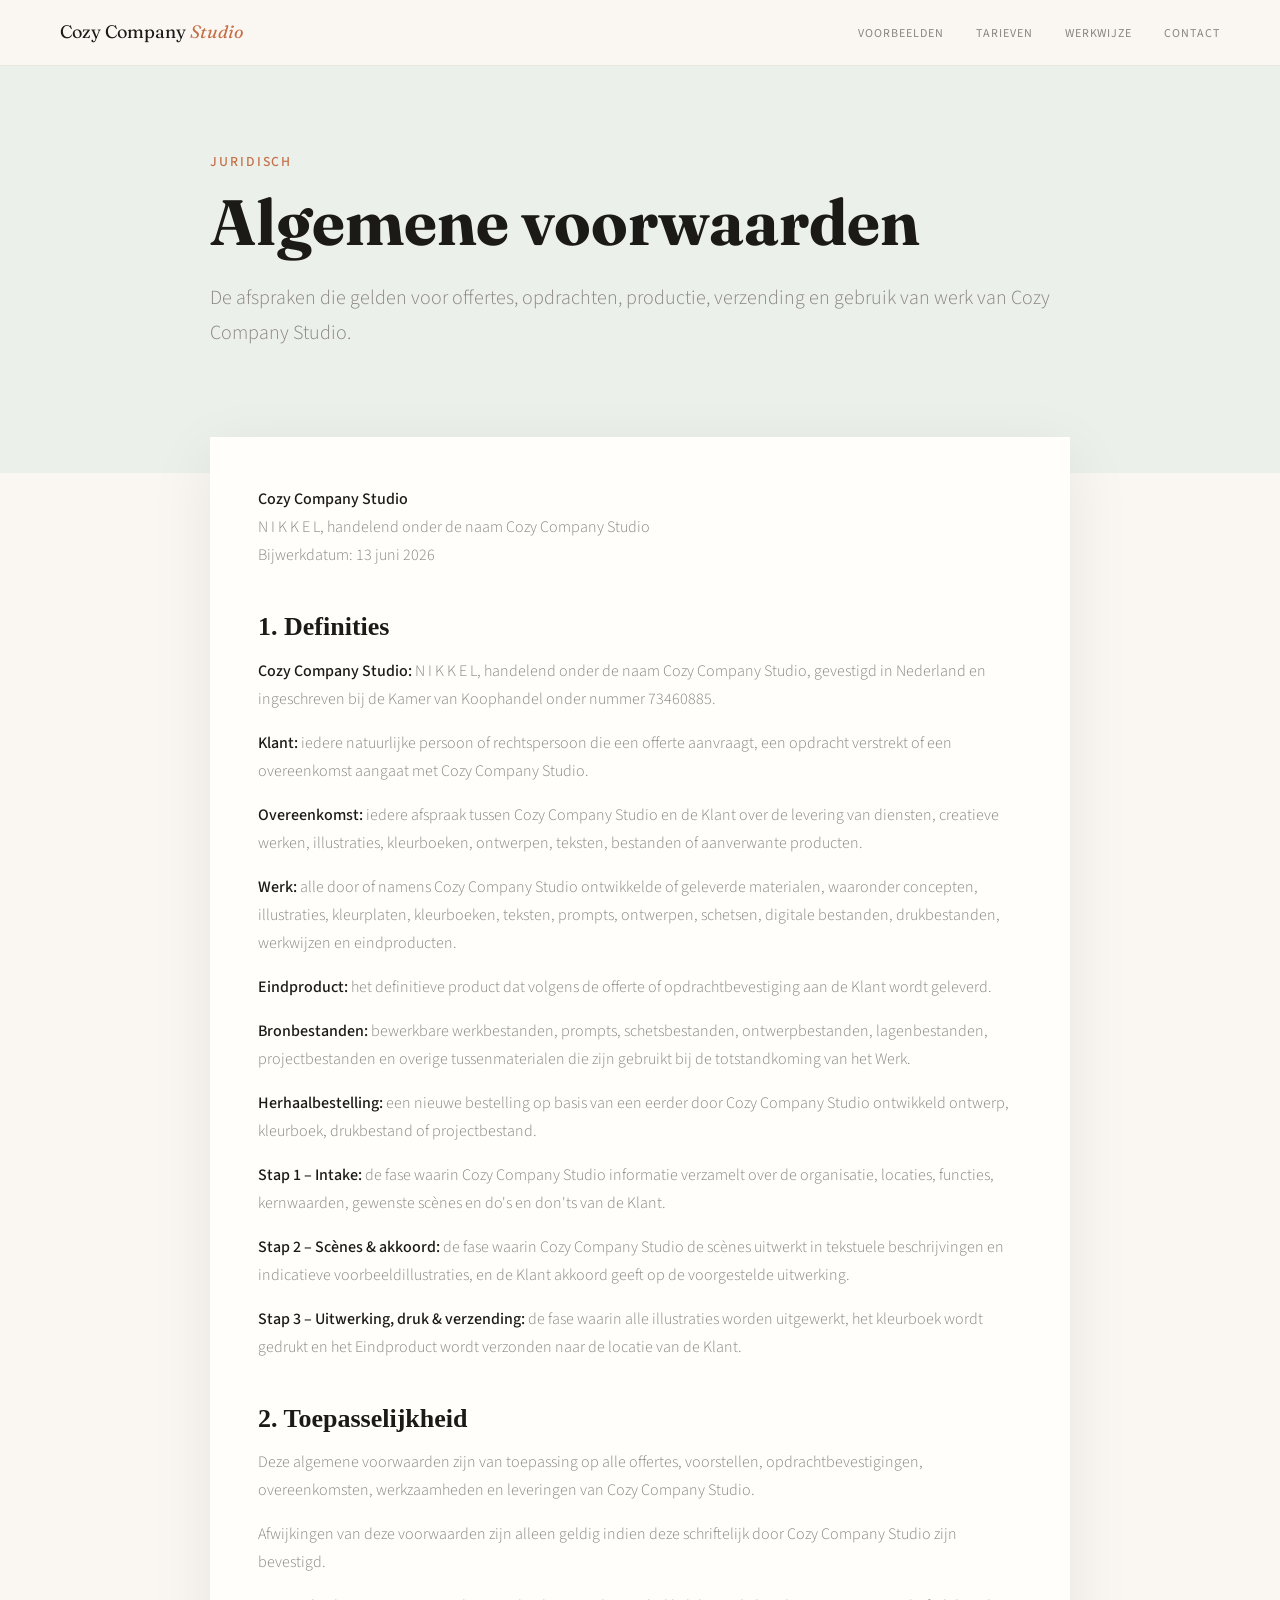
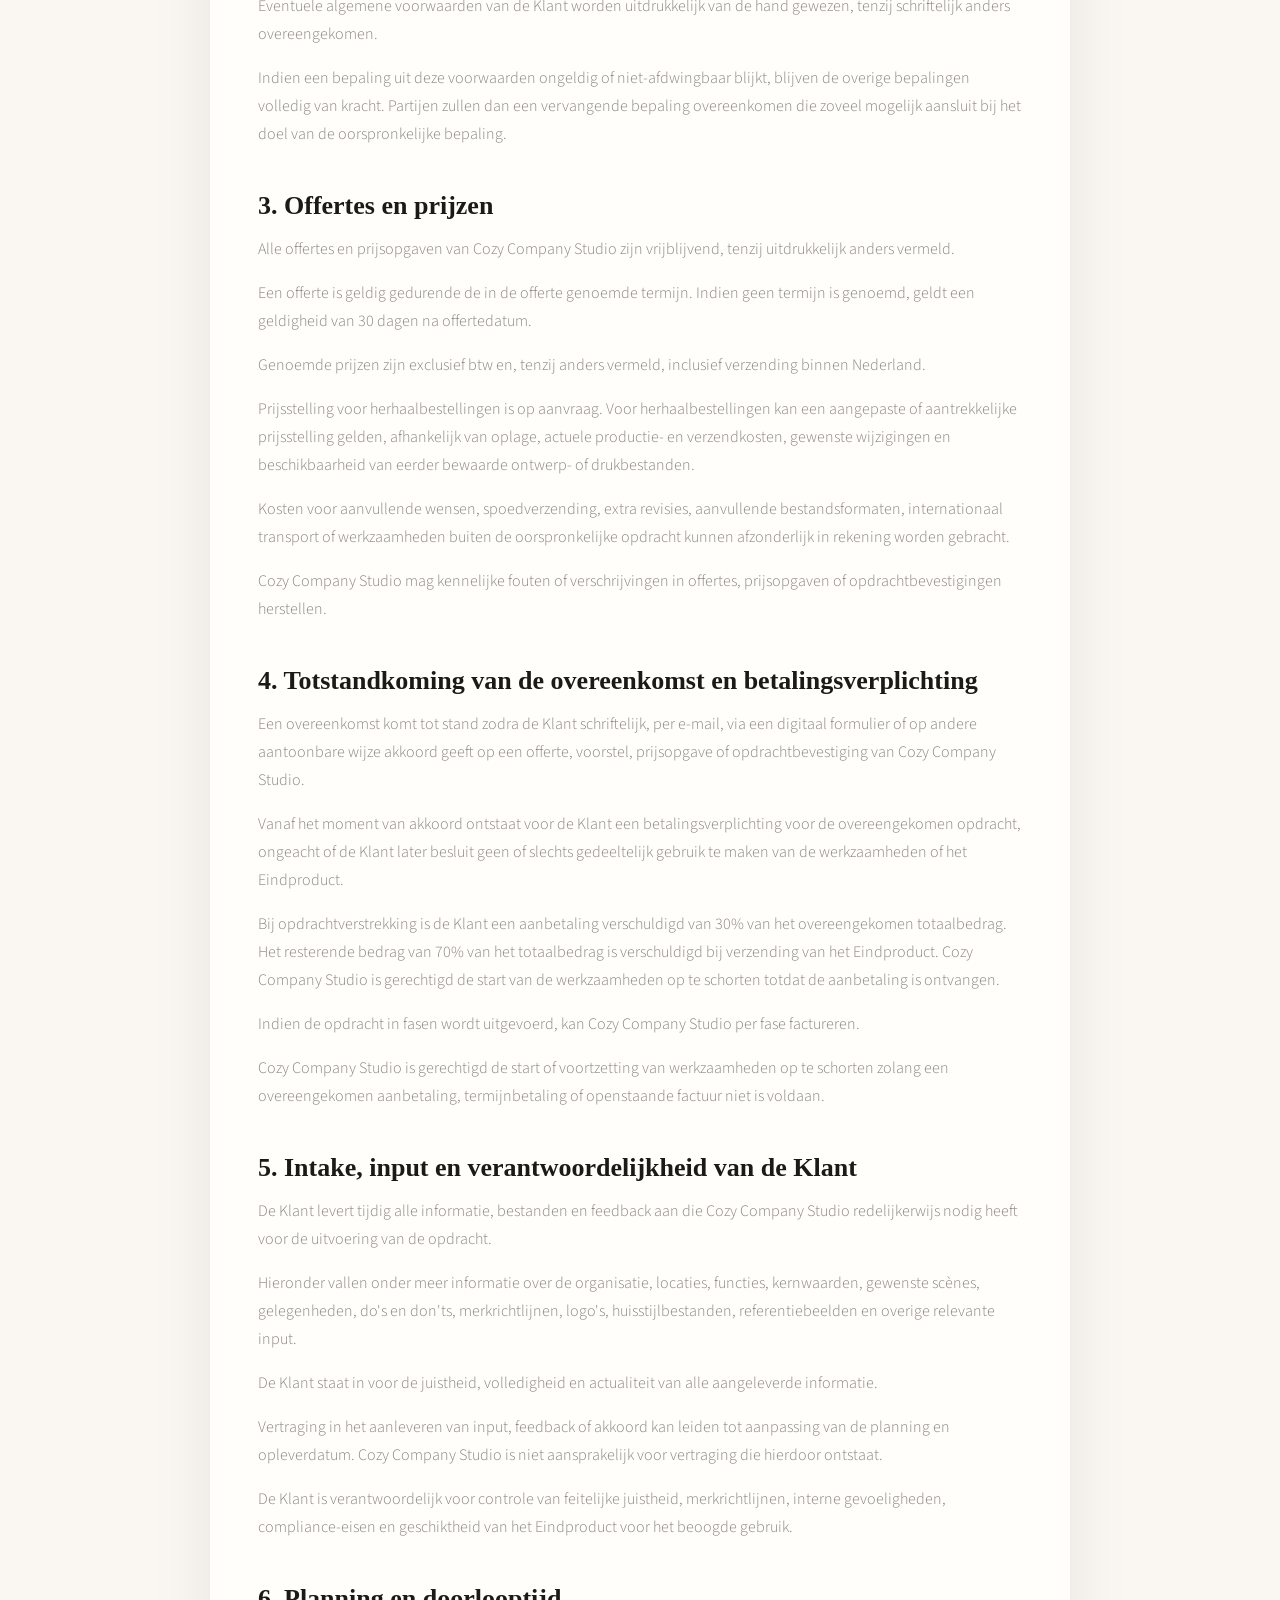
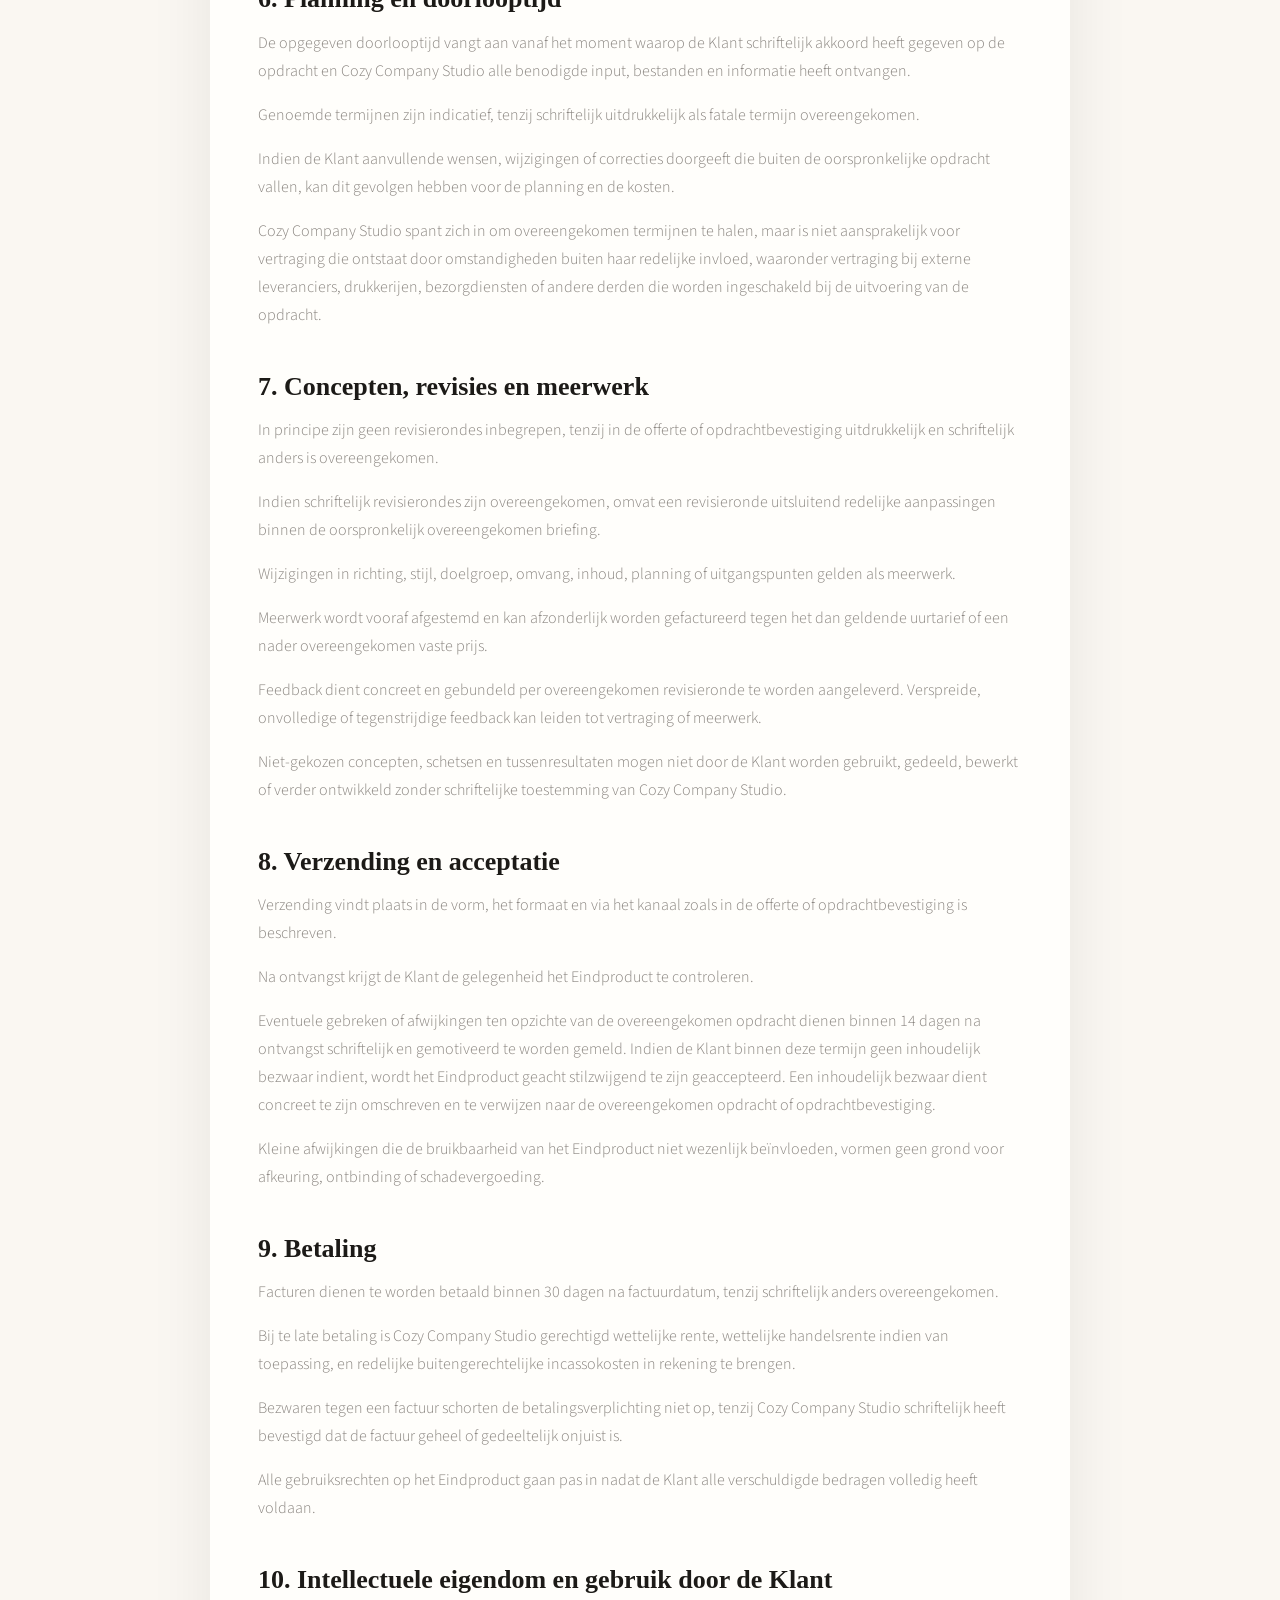
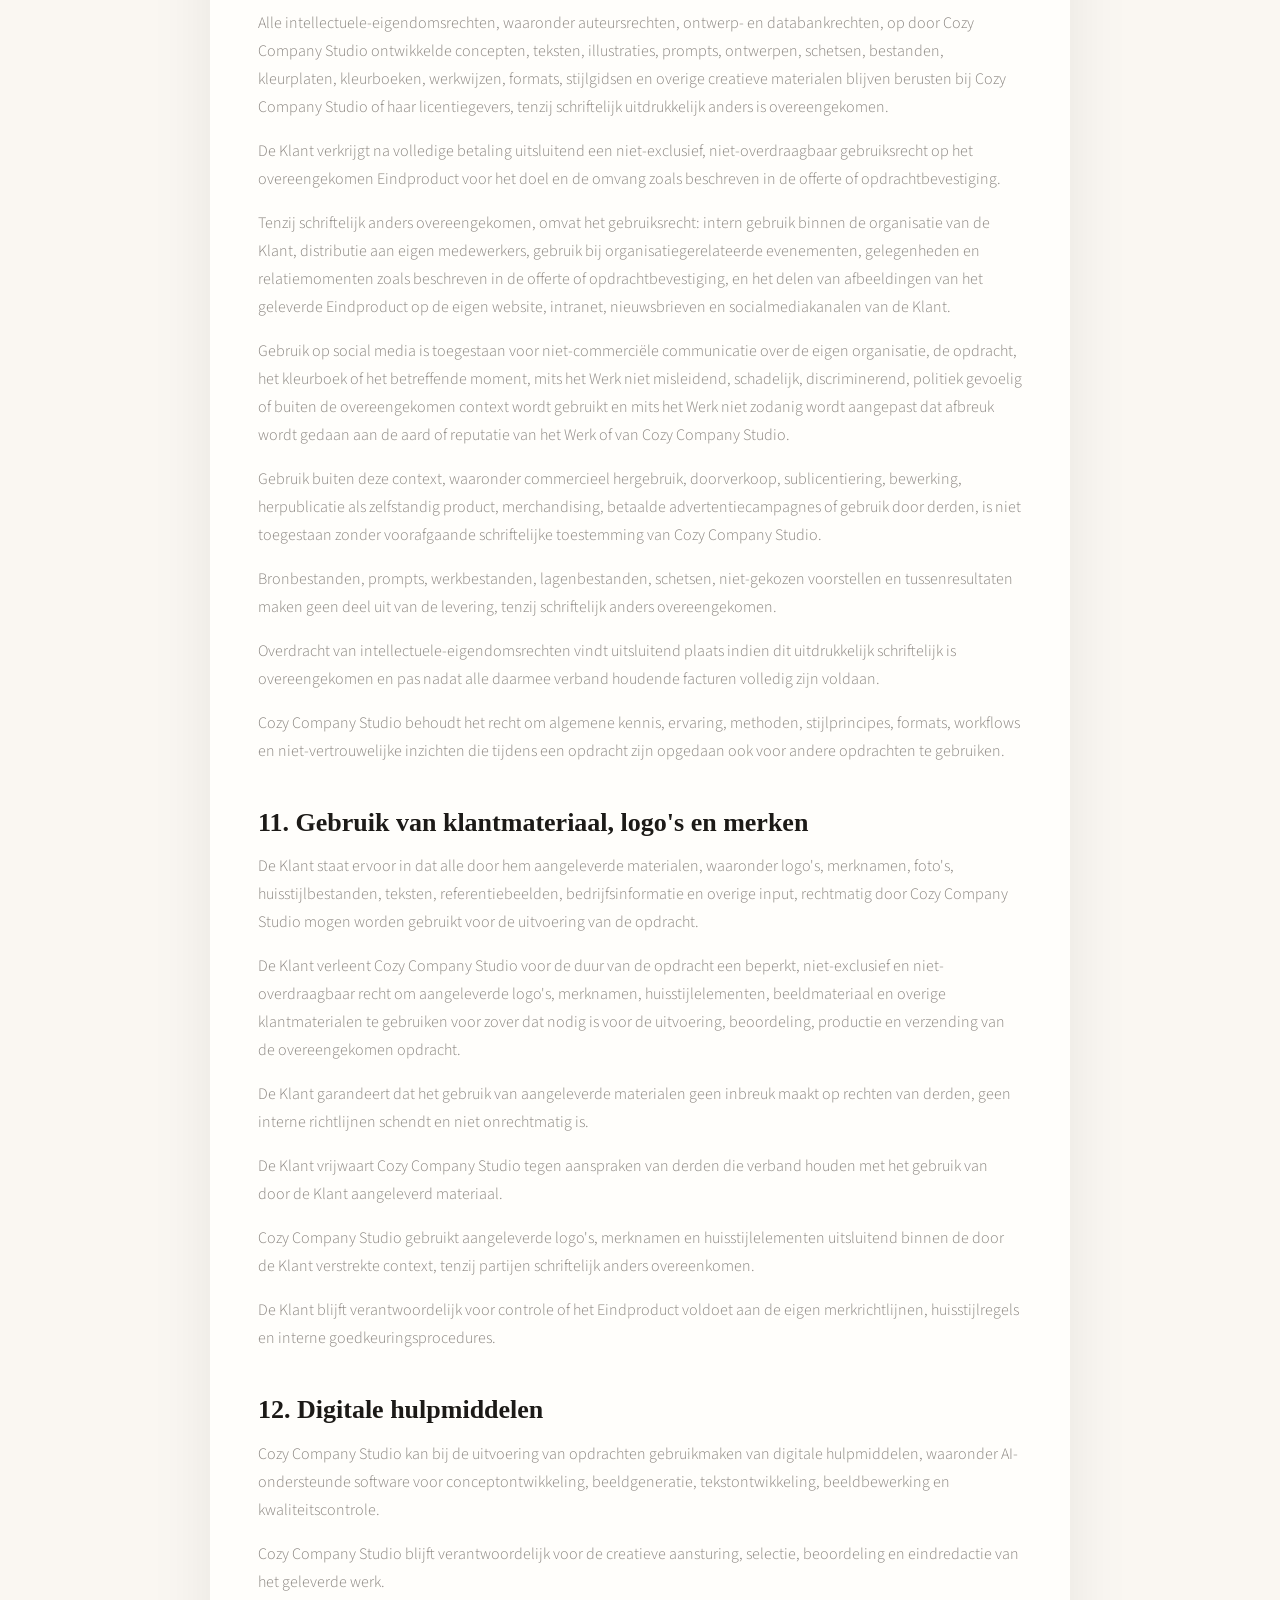
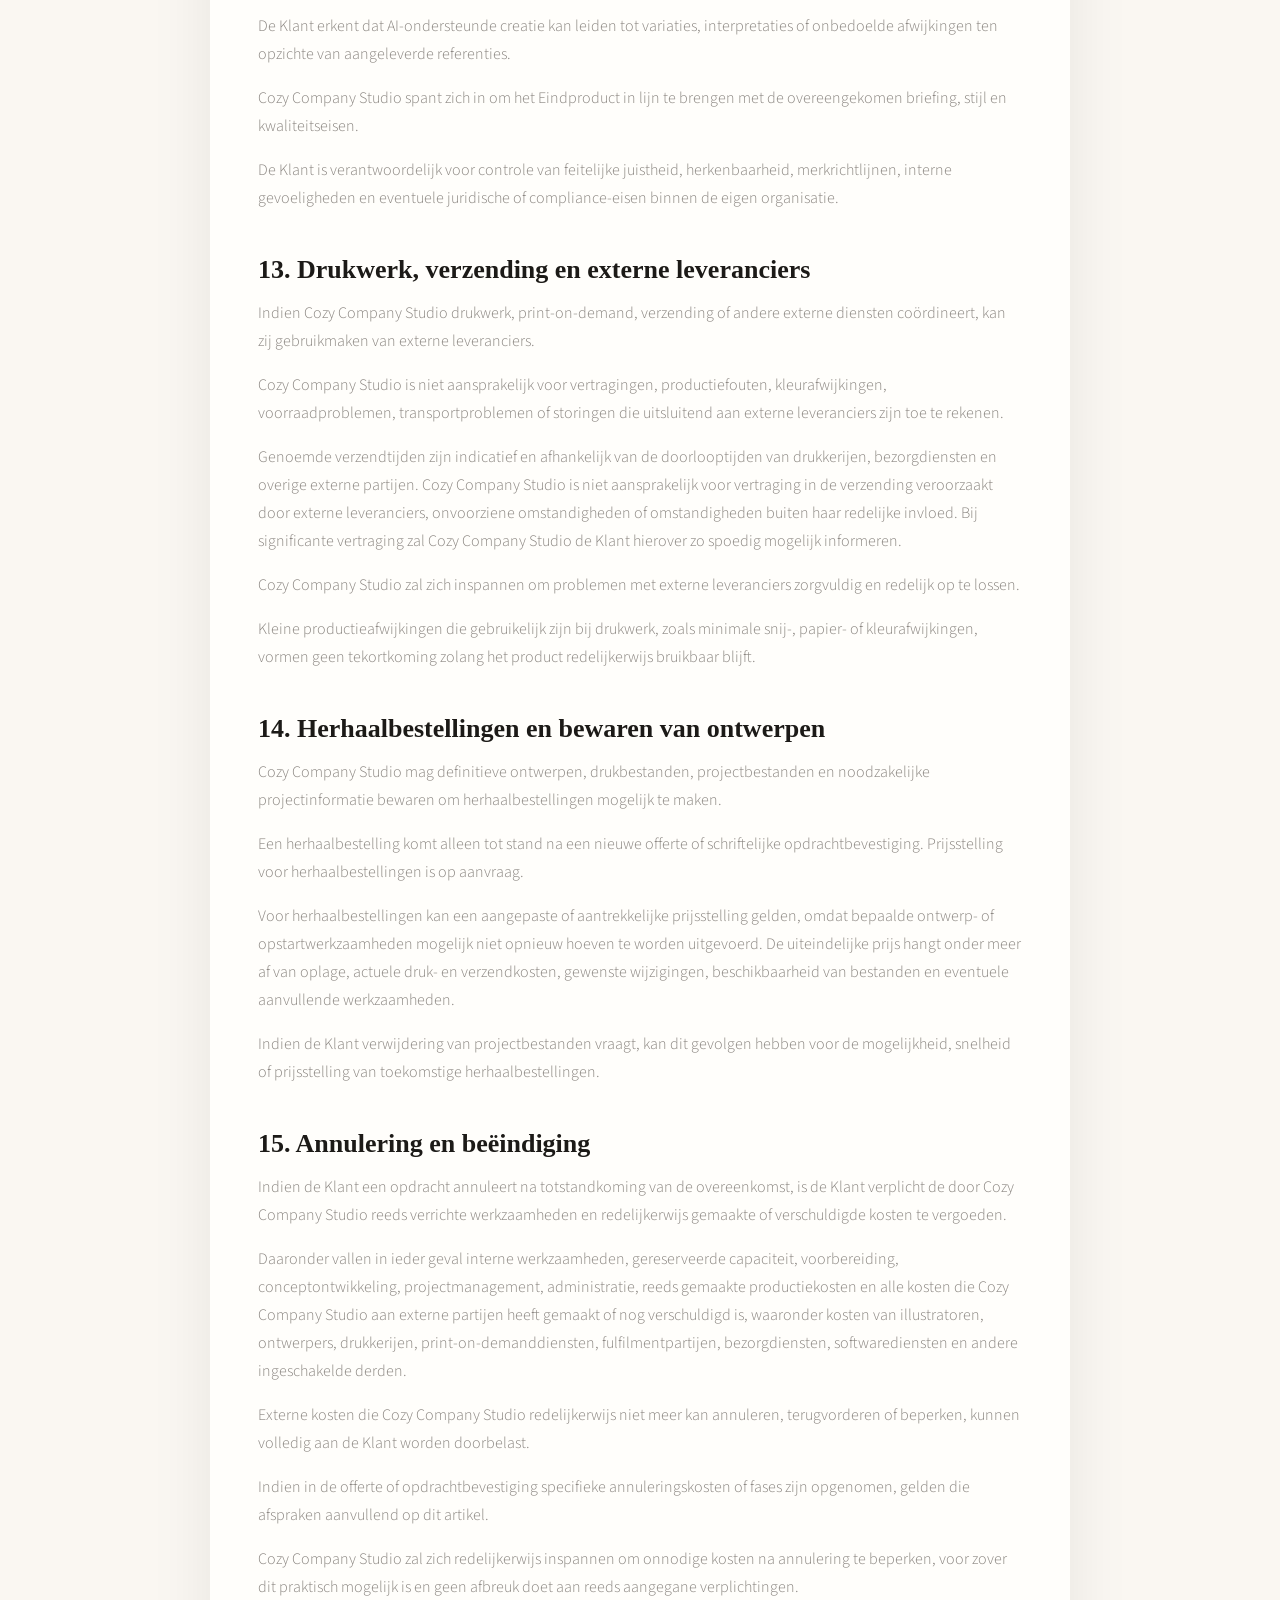
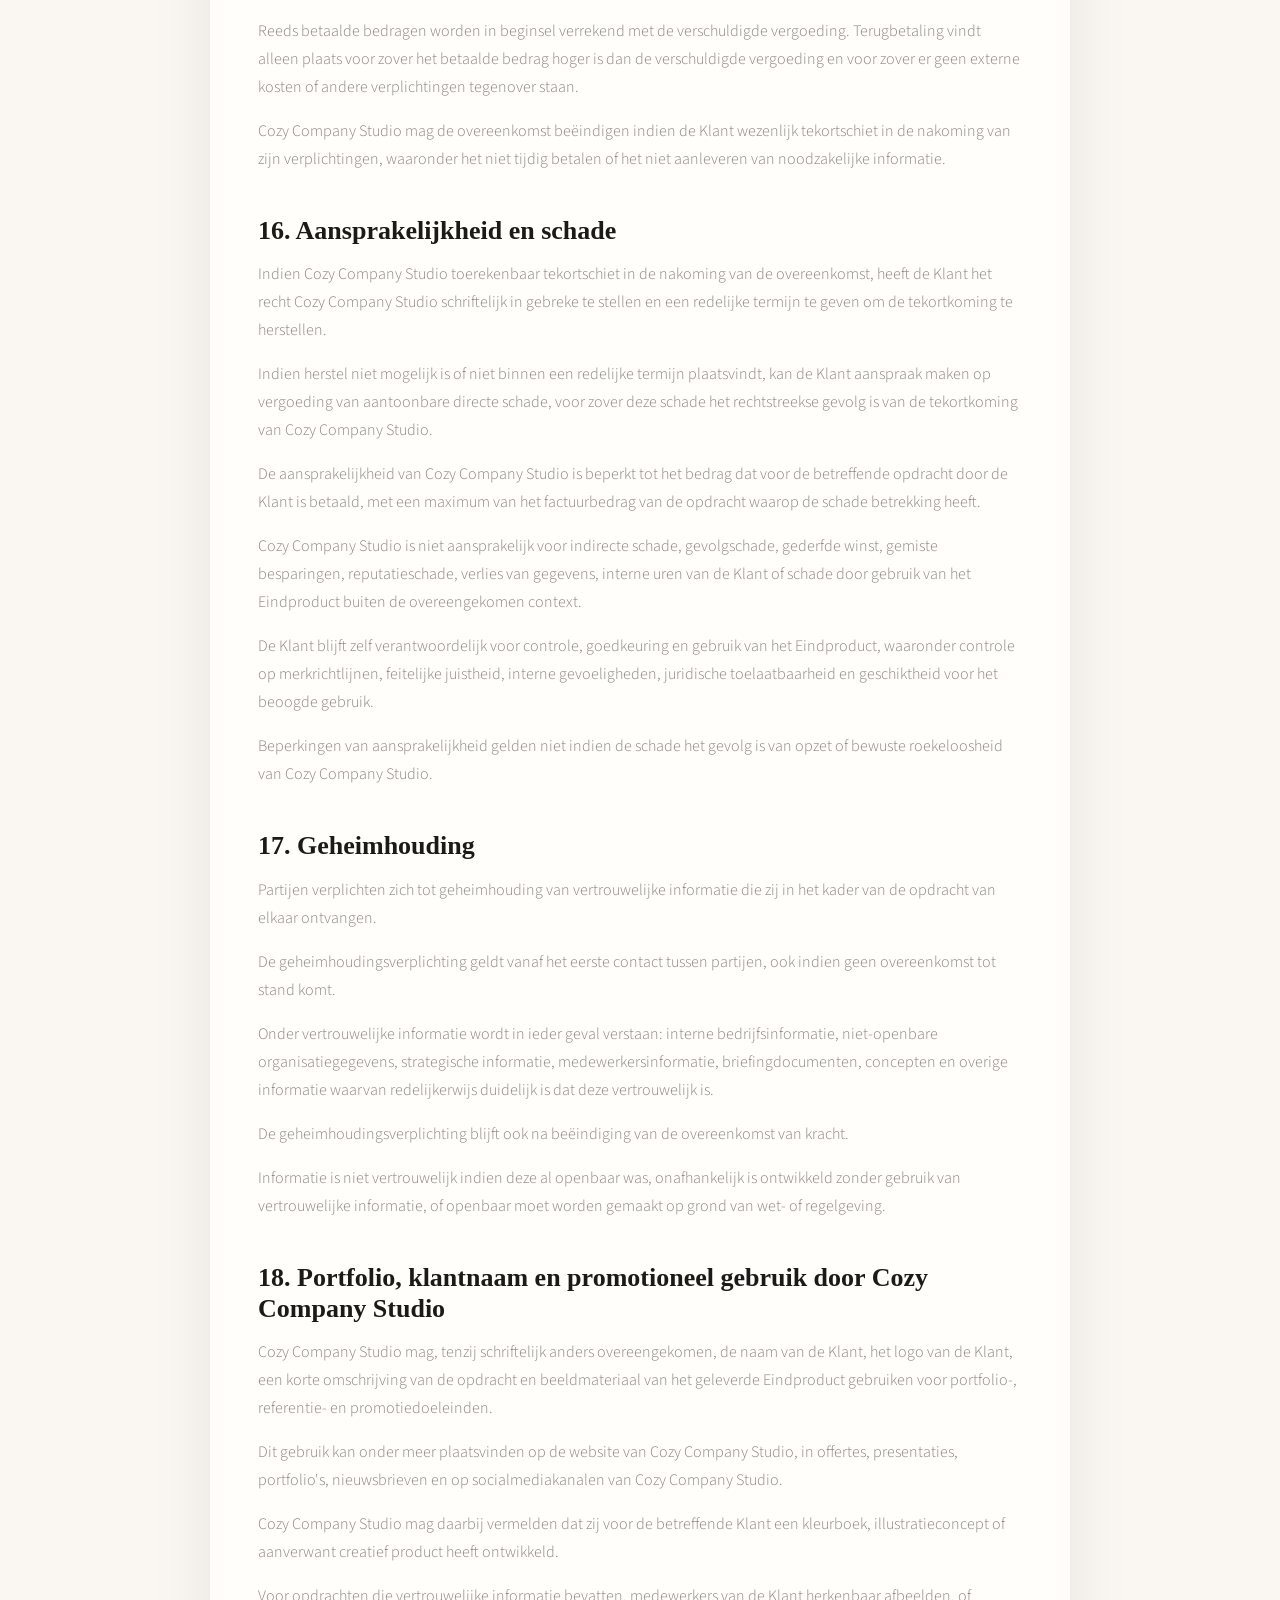
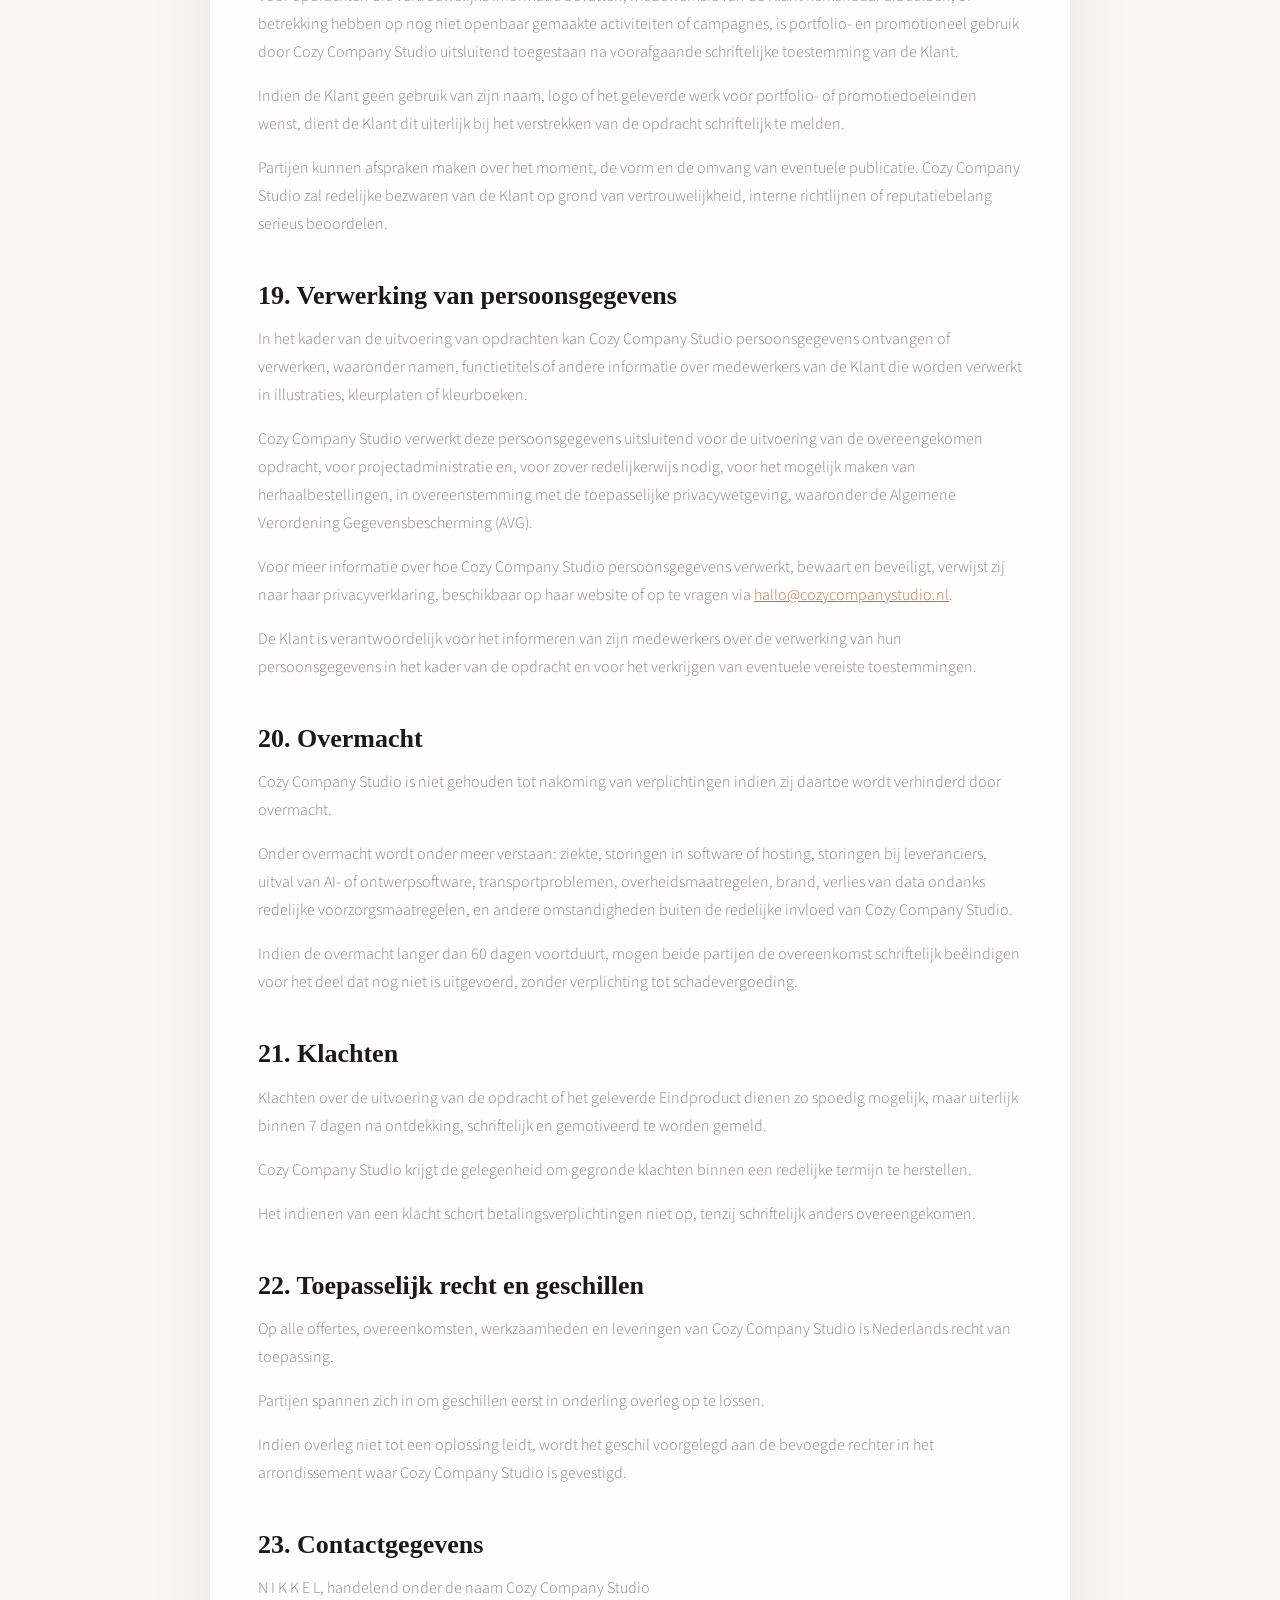
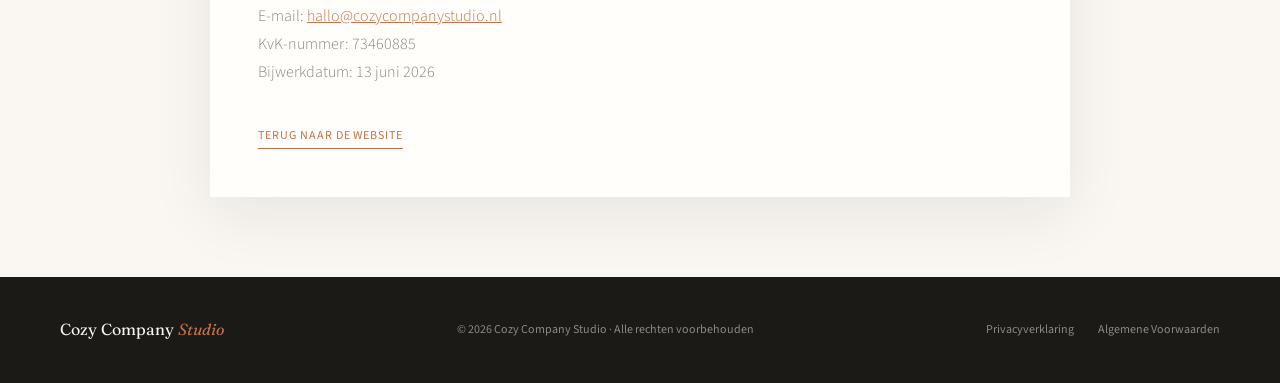
<file: voorwaarden.html>
<!doctype html>
<html lang="nl">
<head>
  <meta charset="utf-8">
  <meta name="viewport" content="width=device-width, initial-scale=1">
  <title>Algemene voorwaarden — Cozy Company Studio</title>
  <meta name="description" content="Algemene voorwaarden van Cozy Company Studio.">
  <link rel="stylesheet" href="css/style.css">
  <link rel="icon" href="favicon/favicon.svg" type="image/svg+xml">
  <style>
    .legal-page { padding-top: 61px; background: var(--cream); min-height: 100vh; }
    .legal-hero { background: var(--pale-sage); padding: 90px 60px 70px; }
    .legal-hero-inner { max-width: 860px; margin: 0 auto; }
    .legal-card { max-width: 860px; margin: -36px auto 80px; padding: 48px; background: var(--warm-white); box-shadow: 0 18px 60px rgba(28,26,23,0.08); }
    .legal-card h2 { font-family: 'Playfair Display', serif; font-size: 26px; line-height: 1.2; margin: 42px 0 14px; }
    .legal-card h2:first-child { margin-top: 0; }
    .legal-card p, .legal-card li { color: var(--mid-gray); font-weight: 300; line-height: 1.75; }
    .legal-card p { margin-bottom: 16px; }
    .legal-card ul { margin: 0 0 22px 22px; }
    .legal-card strong { color: var(--ink); font-weight: 500; }
    .legal-card a { color: var(--terracotta); }
    .legal-back { display: inline-block; margin-top: 24px; color: var(--ink); text-decoration: none; font-size: 12px; letter-spacing: 0.08em; text-transform: uppercase; border-bottom: 1px solid var(--terracotta); padding-bottom: 3px; }
    @media (max-width: 768px) { .legal-hero { padding: 70px 24px 56px; } .legal-card { margin: -28px 20px 60px; padding: 28px; } }
  </style>
</head>
<body>
  <nav>
    <a href="index.html#hero" class="logo">Cozy Company <span>Studio</span></a>
    <ul class="nav-links">
      <li><a href="index.html#gallery">Voorbeelden</a></li>
      <li><a href="index.html#pricing">Tarieven</a></li>
      <li><a href="index.html#how">Werkwijze</a></li>
      <li><a href="index.html#contact">Contact</a></li>
    </ul>
    <div class="nav-hamburger" onclick="toggleMenu()" aria-label="Menu">
      <span></span><span></span><span></span>
    </div>
  </nav>

  <div class="mobile-menu" id="mobileMenu">
    <a href="index.html#gallery" onclick="closeMenu()">Voorbeelden</a>
    <a href="index.html#pricing" onclick="closeMenu()">Tarieven</a>
    <a href="index.html#how" onclick="closeMenu()">Werkwijze</a>
    <a href="index.html#contact" onclick="closeMenu()">Contact</a>
  </div>

  <main class="legal-page">
    <header class="legal-hero">
      <div class="legal-hero-inner">
        <p class="section-label">Juridisch</p>
        <h1 class="hero-title">Algemene voorwaarden</h1>
        <p class="section-intro">De afspraken die gelden voor offertes, opdrachten, productie, verzending en gebruik van werk van Cozy Company Studio.</p>
      </div>
    </header>

    <article class="legal-card">
      <p><strong>Cozy Company Studio</strong><br>N I K K E L, handelend onder de naam Cozy Company Studio<br>Bijwerkdatum: 13 juni 2026</p>

      <h2>1. Definities</h2>
      <p><strong>Cozy Company Studio:</strong> N I K K E L, handelend onder de naam Cozy Company Studio, gevestigd in Nederland en ingeschreven bij de Kamer van Koophandel onder nummer 73460885.</p>
      <p><strong>Klant:</strong> iedere natuurlijke persoon of rechtspersoon die een offerte aanvraagt, een opdracht verstrekt of een overeenkomst aangaat met Cozy Company Studio.</p>
      <p><strong>Overeenkomst:</strong> iedere afspraak tussen Cozy Company Studio en de Klant over de levering van diensten, creatieve werken, illustraties, kleurboeken, ontwerpen, teksten, bestanden of aanverwante producten.</p>
      <p><strong>Werk:</strong> alle door of namens Cozy Company Studio ontwikkelde of geleverde materialen, waaronder concepten, illustraties, kleurplaten, kleurboeken, teksten, prompts, ontwerpen, schetsen, digitale bestanden, drukbestanden, werkwijzen en eindproducten.</p>
      <p><strong>Eindproduct:</strong> het definitieve product dat volgens de offerte of opdrachtbevestiging aan de Klant wordt geleverd.</p>
      <p><strong>Bronbestanden:</strong> bewerkbare werkbestanden, prompts, schetsbestanden, ontwerpbestanden, lagenbestanden, projectbestanden en overige tussenmaterialen die zijn gebruikt bij de totstandkoming van het Werk.</p>
      <p><strong>Herhaalbestelling:</strong> een nieuwe bestelling op basis van een eerder door Cozy Company Studio ontwikkeld ontwerp, kleurboek, drukbestand of projectbestand.</p>
      <p><strong>Stap 1 – Intake:</strong> de fase waarin Cozy Company Studio informatie verzamelt over de organisatie, locaties, functies, kernwaarden, gewenste scènes en do's en don'ts van de Klant.</p>
      <p><strong>Stap 2 – Scènes &amp; akkoord:</strong> de fase waarin Cozy Company Studio de scènes uitwerkt in tekstuele beschrijvingen en indicatieve voorbeeldillustraties, en de Klant akkoord geeft op de voorgestelde uitwerking.</p>
      <p><strong>Stap 3 – Uitwerking, druk &amp; verzending:</strong> de fase waarin alle illustraties worden uitgewerkt, het kleurboek wordt gedrukt en het Eindproduct wordt verzonden naar de locatie van de Klant.</p>

      <h2>2. Toepasselijkheid</h2>
      <p>Deze algemene voorwaarden zijn van toepassing op alle offertes, voorstellen, opdrachtbevestigingen, overeenkomsten, werkzaamheden en leveringen van Cozy Company Studio.</p>
      <p>Afwijkingen van deze voorwaarden zijn alleen geldig indien deze schriftelijk door Cozy Company Studio zijn bevestigd.</p>
      <p>Eventuele algemene voorwaarden van de Klant worden uitdrukkelijk van de hand gewezen, tenzij schriftelijk anders overeengekomen.</p>
      <p>Indien een bepaling uit deze voorwaarden ongeldig of niet-afdwingbaar blijkt, blijven de overige bepalingen volledig van kracht. Partijen zullen dan een vervangende bepaling overeenkomen die zoveel mogelijk aansluit bij het doel van de oorspronkelijke bepaling.</p>

      <h2>3. Offertes en prijzen</h2>
      <p>Alle offertes en prijsopgaven van Cozy Company Studio zijn vrijblijvend, tenzij uitdrukkelijk anders vermeld.</p>
      <p>Een offerte is geldig gedurende de in de offerte genoemde termijn. Indien geen termijn is genoemd, geldt een geldigheid van 30 dagen na offertedatum.</p>
      <p>Genoemde prijzen zijn exclusief btw en, tenzij anders vermeld, inclusief verzending binnen Nederland.</p>
      <p>Prijsstelling voor herhaalbestellingen is op aanvraag. Voor herhaalbestellingen kan een aangepaste of aantrekkelijke prijsstelling gelden, afhankelijk van oplage, actuele productie- en verzendkosten, gewenste wijzigingen en beschikbaarheid van eerder bewaarde ontwerp- of drukbestanden.</p>
      <p>Kosten voor aanvullende wensen, spoedverzending, extra revisies, aanvullende bestandsformaten, internationaal transport of werkzaamheden buiten de oorspronkelijke opdracht kunnen afzonderlijk in rekening worden gebracht.</p>
      <p>Cozy Company Studio mag kennelijke fouten of verschrijvingen in offertes, prijsopgaven of opdrachtbevestigingen herstellen.</p>

      <h2>4. Totstandkoming van de overeenkomst en betalingsverplichting</h2>
      <p>Een overeenkomst komt tot stand zodra de Klant schriftelijk, per e-mail, via een digitaal formulier of op andere aantoonbare wijze akkoord geeft op een offerte, voorstel, prijsopgave of opdrachtbevestiging van Cozy Company Studio.</p>
      <p>Vanaf het moment van akkoord ontstaat voor de Klant een betalingsverplichting voor de overeengekomen opdracht, ongeacht of de Klant later besluit geen of slechts gedeeltelijk gebruik te maken van de werkzaamheden of het Eindproduct.</p>
      <p>Bij opdrachtverstrekking is de Klant een aanbetaling verschuldigd van 30% van het overeengekomen totaalbedrag. Het resterende bedrag van 70% van het totaalbedrag is verschuldigd bij verzending van het Eindproduct. Cozy Company Studio is gerechtigd de start van de werkzaamheden op te schorten totdat de aanbetaling is ontvangen.</p>
      <p>Indien de opdracht in fasen wordt uitgevoerd, kan Cozy Company Studio per fase factureren.</p>
      <p>Cozy Company Studio is gerechtigd de start of voortzetting van werkzaamheden op te schorten zolang een overeengekomen aanbetaling, termijnbetaling of openstaande factuur niet is voldaan.</p>

      <h2>5. Intake, input en verantwoordelijkheid van de Klant</h2>
      <p>De Klant levert tijdig alle informatie, bestanden en feedback aan die Cozy Company Studio redelijkerwijs nodig heeft voor de uitvoering van de opdracht.</p>
      <p>Hieronder vallen onder meer informatie over de organisatie, locaties, functies, kernwaarden, gewenste scènes, gelegenheden, do's en don'ts, merkrichtlijnen, logo's, huisstijlbestanden, referentiebeelden en overige relevante input.</p>
      <p>De Klant staat in voor de juistheid, volledigheid en actualiteit van alle aangeleverde informatie.</p>
      <p>Vertraging in het aanleveren van input, feedback of akkoord kan leiden tot aanpassing van de planning en opleverdatum. Cozy Company Studio is niet aansprakelijk voor vertraging die hierdoor ontstaat.</p>
      <p>De Klant is verantwoordelijk voor controle van feitelijke juistheid, merkrichtlijnen, interne gevoeligheden, compliance-eisen en geschiktheid van het Eindproduct voor het beoogde gebruik.</p>

      <h2>6. Planning en doorlooptijd</h2>
      <p>De opgegeven doorlooptijd vangt aan vanaf het moment waarop de Klant schriftelijk akkoord heeft gegeven op de opdracht en Cozy Company Studio alle benodigde input, bestanden en informatie heeft ontvangen.</p>
      <p>Genoemde termijnen zijn indicatief, tenzij schriftelijk uitdrukkelijk als fatale termijn overeengekomen.</p>
      <p>Indien de Klant aanvullende wensen, wijzigingen of correcties doorgeeft die buiten de oorspronkelijke opdracht vallen, kan dit gevolgen hebben voor de planning en de kosten.</p>
      <p>Cozy Company Studio spant zich in om overeengekomen termijnen te halen, maar is niet aansprakelijk voor vertraging die ontstaat door omstandigheden buiten haar redelijke invloed, waaronder vertraging bij externe leveranciers, drukkerijen, bezorgdiensten of andere derden die worden ingeschakeld bij de uitvoering van de opdracht.</p>

      <h2>7. Concepten, revisies en meerwerk</h2>
      <p>In principe zijn geen revisierondes inbegrepen, tenzij in de offerte of opdrachtbevestiging uitdrukkelijk en schriftelijk anders is overeengekomen.</p>
      <p>Indien schriftelijk revisierondes zijn overeengekomen, omvat een revisieronde uitsluitend redelijke aanpassingen binnen de oorspronkelijk overeengekomen briefing.</p>
      <p>Wijzigingen in richting, stijl, doelgroep, omvang, inhoud, planning of uitgangspunten gelden als meerwerk.</p>
      <p>Meerwerk wordt vooraf afgestemd en kan afzonderlijk worden gefactureerd tegen het dan geldende uurtarief of een nader overeengekomen vaste prijs.</p>
      <p>Feedback dient concreet en gebundeld per overeengekomen revisieronde te worden aangeleverd. Verspreide, onvolledige of tegenstrijdige feedback kan leiden tot vertraging of meerwerk.</p>
      <p>Niet-gekozen concepten, schetsen en tussenresultaten mogen niet door de Klant worden gebruikt, gedeeld, bewerkt of verder ontwikkeld zonder schriftelijke toestemming van Cozy Company Studio.</p>

      <h2>8. Verzending en acceptatie</h2>
      <p>Verzending vindt plaats in de vorm, het formaat en via het kanaal zoals in de offerte of opdrachtbevestiging is beschreven.</p>
      <p>Na ontvangst krijgt de Klant de gelegenheid het Eindproduct te controleren.</p>
      <p>Eventuele gebreken of afwijkingen ten opzichte van de overeengekomen opdracht dienen binnen 14 dagen na ontvangst schriftelijk en gemotiveerd te worden gemeld. Indien de Klant binnen deze termijn geen inhoudelijk bezwaar indient, wordt het Eindproduct geacht stilzwijgend te zijn geaccepteerd. Een inhoudelijk bezwaar dient concreet te zijn omschreven en te verwijzen naar de overeengekomen opdracht of opdrachtbevestiging.</p>
      <p>Kleine afwijkingen die de bruikbaarheid van het Eindproduct niet wezenlijk beïnvloeden, vormen geen grond voor afkeuring, ontbinding of schadevergoeding.</p>

      <h2>9. Betaling</h2>
      <p>Facturen dienen te worden betaald binnen 30 dagen na factuurdatum, tenzij schriftelijk anders overeengekomen.</p>
      <p>Bij te late betaling is Cozy Company Studio gerechtigd wettelijke rente, wettelijke handelsrente indien van toepassing, en redelijke buitengerechtelijke incassokosten in rekening te brengen.</p>
      <p>Bezwaren tegen een factuur schorten de betalingsverplichting niet op, tenzij Cozy Company Studio schriftelijk heeft bevestigd dat de factuur geheel of gedeeltelijk onjuist is.</p>
      <p>Alle gebruiksrechten op het Eindproduct gaan pas in nadat de Klant alle verschuldigde bedragen volledig heeft voldaan.</p>

      <h2>10. Intellectuele eigendom en gebruik door de Klant</h2>
      <p>Alle intellectuele-eigendomsrechten, waaronder auteursrechten, ontwerp- en databankrechten, op door Cozy Company Studio ontwikkelde concepten, teksten, illustraties, prompts, ontwerpen, schetsen, bestanden, kleurplaten, kleurboeken, werkwijzen, formats, stijlgidsen en overige creatieve materialen blijven berusten bij Cozy Company Studio of haar licentiegevers, tenzij schriftelijk uitdrukkelijk anders is overeengekomen.</p>
      <p>De Klant verkrijgt na volledige betaling uitsluitend een niet-exclusief, niet-overdraagbaar gebruiksrecht op het overeengekomen Eindproduct voor het doel en de omvang zoals beschreven in de offerte of opdrachtbevestiging.</p>
      <p>Tenzij schriftelijk anders overeengekomen, omvat het gebruiksrecht: intern gebruik binnen de organisatie van de Klant, distributie aan eigen medewerkers, gebruik bij organisatiegerelateerde evenementen, gelegenheden en relatiemomenten zoals beschreven in de offerte of opdrachtbevestiging, en het delen van afbeeldingen van het geleverde Eindproduct op de eigen website, intranet, nieuwsbrieven en socialmediakanalen van de Klant.</p>
      <p>Gebruik op social media is toegestaan voor niet-commerciële communicatie over de eigen organisatie, de opdracht, het kleurboek of het betreffende moment, mits het Werk niet misleidend, schadelijk, discriminerend, politiek gevoelig of buiten de overeengekomen context wordt gebruikt en mits het Werk niet zodanig wordt aangepast dat afbreuk wordt gedaan aan de aard of reputatie van het Werk of van Cozy Company Studio.</p>
      <p>Gebruik buiten deze context, waaronder commercieel hergebruik, doorverkoop, sublicentiering, bewerking, herpublicatie als zelfstandig product, merchandising, betaalde advertentiecampagnes of gebruik door derden, is niet toegestaan zonder voorafgaande schriftelijke toestemming van Cozy Company Studio.</p>
      <p>Bronbestanden, prompts, werkbestanden, lagenbestanden, schetsen, niet-gekozen voorstellen en tussenresultaten maken geen deel uit van de levering, tenzij schriftelijk anders overeengekomen.</p>
      <p>Overdracht van intellectuele-eigendomsrechten vindt uitsluitend plaats indien dit uitdrukkelijk schriftelijk is overeengekomen en pas nadat alle daarmee verband houdende facturen volledig zijn voldaan.</p>
      <p>Cozy Company Studio behoudt het recht om algemene kennis, ervaring, methoden, stijlprincipes, formats, workflows en niet-vertrouwelijke inzichten die tijdens een opdracht zijn opgedaan ook voor andere opdrachten te gebruiken.</p>

      <h2>11. Gebruik van klantmateriaal, logo's en merken</h2>
      <p>De Klant staat ervoor in dat alle door hem aangeleverde materialen, waaronder logo's, merknamen, foto's, huisstijlbestanden, teksten, referentiebeelden, bedrijfsinformatie en overige input, rechtmatig door Cozy Company Studio mogen worden gebruikt voor de uitvoering van de opdracht.</p>
      <p>De Klant verleent Cozy Company Studio voor de duur van de opdracht een beperkt, niet-exclusief en niet-overdraagbaar recht om aangeleverde logo's, merknamen, huisstijlelementen, beeldmateriaal en overige klantmaterialen te gebruiken voor zover dat nodig is voor de uitvoering, beoordeling, productie en verzending van de overeengekomen opdracht.</p>
      <p>De Klant garandeert dat het gebruik van aangeleverde materialen geen inbreuk maakt op rechten van derden, geen interne richtlijnen schendt en niet onrechtmatig is.</p>
      <p>De Klant vrijwaart Cozy Company Studio tegen aanspraken van derden die verband houden met het gebruik van door de Klant aangeleverd materiaal.</p>
      <p>Cozy Company Studio gebruikt aangeleverde logo's, merknamen en huisstijlelementen uitsluitend binnen de door de Klant verstrekte context, tenzij partijen schriftelijk anders overeenkomen.</p>
      <p>De Klant blijft verantwoordelijk voor controle of het Eindproduct voldoet aan de eigen merkrichtlijnen, huisstijlregels en interne goedkeuringsprocedures.</p>

      <h2>12. Digitale hulpmiddelen</h2>
      <p>Cozy Company Studio kan bij de uitvoering van opdrachten gebruikmaken van digitale hulpmiddelen, waaronder AI-ondersteunde software voor conceptontwikkeling, beeldgeneratie, tekstontwikkeling, beeldbewerking en kwaliteitscontrole.</p>
      <p>Cozy Company Studio blijft verantwoordelijk voor de creatieve aansturing, selectie, beoordeling en eindredactie van het geleverde werk.</p>
      <p>De Klant erkent dat AI-ondersteunde creatie kan leiden tot variaties, interpretaties of onbedoelde afwijkingen ten opzichte van aangeleverde referenties.</p>
      <p>Cozy Company Studio spant zich in om het Eindproduct in lijn te brengen met de overeengekomen briefing, stijl en kwaliteitseisen.</p>
      <p>De Klant is verantwoordelijk voor controle van feitelijke juistheid, herkenbaarheid, merkrichtlijnen, interne gevoeligheden en eventuele juridische of compliance-eisen binnen de eigen organisatie.</p>

      <h2>13. Drukwerk, verzending en externe leveranciers</h2>
      <p>Indien Cozy Company Studio drukwerk, print-on-demand, verzending of andere externe diensten coördineert, kan zij gebruikmaken van externe leveranciers.</p>
      <p>Cozy Company Studio is niet aansprakelijk voor vertragingen, productiefouten, kleurafwijkingen, voorraadproblemen, transportproblemen of storingen die uitsluitend aan externe leveranciers zijn toe te rekenen.</p>
      <p>Genoemde verzendtijden zijn indicatief en afhankelijk van de doorlooptijden van drukkerijen, bezorgdiensten en overige externe partijen. Cozy Company Studio is niet aansprakelijk voor vertraging in de verzending veroorzaakt door externe leveranciers, onvoorziene omstandigheden of omstandigheden buiten haar redelijke invloed. Bij significante vertraging zal Cozy Company Studio de Klant hierover zo spoedig mogelijk informeren.</p>
      <p>Cozy Company Studio zal zich inspannen om problemen met externe leveranciers zorgvuldig en redelijk op te lossen.</p>
      <p>Kleine productieafwijkingen die gebruikelijk zijn bij drukwerk, zoals minimale snij-, papier- of kleurafwijkingen, vormen geen tekortkoming zolang het product redelijkerwijs bruikbaar blijft.</p>

      <h2>14. Herhaalbestellingen en bewaren van ontwerpen</h2>
      <p>Cozy Company Studio mag definitieve ontwerpen, drukbestanden, projectbestanden en noodzakelijke projectinformatie bewaren om herhaalbestellingen mogelijk te maken.</p>
      <p>Een herhaalbestelling komt alleen tot stand na een nieuwe offerte of schriftelijke opdrachtbevestiging. Prijsstelling voor herhaalbestellingen is op aanvraag.</p>
      <p>Voor herhaalbestellingen kan een aangepaste of aantrekkelijke prijsstelling gelden, omdat bepaalde ontwerp- of opstartwerkzaamheden mogelijk niet opnieuw hoeven te worden uitgevoerd. De uiteindelijke prijs hangt onder meer af van oplage, actuele druk- en verzendkosten, gewenste wijzigingen, beschikbaarheid van bestanden en eventuele aanvullende werkzaamheden.</p>
      <p>Indien de Klant verwijdering van projectbestanden vraagt, kan dit gevolgen hebben voor de mogelijkheid, snelheid of prijsstelling van toekomstige herhaalbestellingen.</p>

      <h2>15. Annulering en beëindiging</h2>
      <p>Indien de Klant een opdracht annuleert na totstandkoming van de overeenkomst, is de Klant verplicht de door Cozy Company Studio reeds verrichte werkzaamheden en redelijkerwijs gemaakte of verschuldigde kosten te vergoeden.</p>
      <p>Daaronder vallen in ieder geval interne werkzaamheden, gereserveerde capaciteit, voorbereiding, conceptontwikkeling, projectmanagement, administratie, reeds gemaakte productiekosten en alle kosten die Cozy Company Studio aan externe partijen heeft gemaakt of nog verschuldigd is, waaronder kosten van illustratoren, ontwerpers, drukkerijen, print-on-demanddiensten, fulfilmentpartijen, bezorgdiensten, softwarediensten en andere ingeschakelde derden.</p>
      <p>Externe kosten die Cozy Company Studio redelijkerwijs niet meer kan annuleren, terugvorderen of beperken, kunnen volledig aan de Klant worden doorbelast.</p>
      <p>Indien in de offerte of opdrachtbevestiging specifieke annuleringskosten of fases zijn opgenomen, gelden die afspraken aanvullend op dit artikel.</p>
      <p>Cozy Company Studio zal zich redelijkerwijs inspannen om onnodige kosten na annulering te beperken, voor zover dit praktisch mogelijk is en geen afbreuk doet aan reeds aangegane verplichtingen.</p>
      <p>Reeds betaalde bedragen worden in beginsel verrekend met de verschuldigde vergoeding. Terugbetaling vindt alleen plaats voor zover het betaalde bedrag hoger is dan de verschuldigde vergoeding en voor zover er geen externe kosten of andere verplichtingen tegenover staan.</p>
      <p>Cozy Company Studio mag de overeenkomst beëindigen indien de Klant wezenlijk tekortschiet in de nakoming van zijn verplichtingen, waaronder het niet tijdig betalen of het niet aanleveren van noodzakelijke informatie.</p>

      <h2>16. Aansprakelijkheid en schade</h2>
      <p>Indien Cozy Company Studio toerekenbaar tekortschiet in de nakoming van de overeenkomst, heeft de Klant het recht Cozy Company Studio schriftelijk in gebreke te stellen en een redelijke termijn te geven om de tekortkoming te herstellen.</p>
      <p>Indien herstel niet mogelijk is of niet binnen een redelijke termijn plaatsvindt, kan de Klant aanspraak maken op vergoeding van aantoonbare directe schade, voor zover deze schade het rechtstreekse gevolg is van de tekortkoming van Cozy Company Studio.</p>
      <p>De aansprakelijkheid van Cozy Company Studio is beperkt tot het bedrag dat voor de betreffende opdracht door de Klant is betaald, met een maximum van het factuurbedrag van de opdracht waarop de schade betrekking heeft.</p>
      <p>Cozy Company Studio is niet aansprakelijk voor indirecte schade, gevolgschade, gederfde winst, gemiste besparingen, reputatieschade, verlies van gegevens, interne uren van de Klant of schade door gebruik van het Eindproduct buiten de overeengekomen context.</p>
      <p>De Klant blijft zelf verantwoordelijk voor controle, goedkeuring en gebruik van het Eindproduct, waaronder controle op merkrichtlijnen, feitelijke juistheid, interne gevoeligheden, juridische toelaatbaarheid en geschiktheid voor het beoogde gebruik.</p>
      <p>Beperkingen van aansprakelijkheid gelden niet indien de schade het gevolg is van opzet of bewuste roekeloosheid van Cozy Company Studio.</p>

      <h2>17. Geheimhouding</h2>
      <p>Partijen verplichten zich tot geheimhouding van vertrouwelijke informatie die zij in het kader van de opdracht van elkaar ontvangen.</p>
      <p>De geheimhoudingsverplichting geldt vanaf het eerste contact tussen partijen, ook indien geen overeenkomst tot stand komt.</p>
      <p>Onder vertrouwelijke informatie wordt in ieder geval verstaan: interne bedrijfsinformatie, niet-openbare organisatiegegevens, strategische informatie, medewerkersinformatie, briefingdocumenten, concepten en overige informatie waarvan redelijkerwijs duidelijk is dat deze vertrouwelijk is.</p>
      <p>De geheimhoudingsverplichting blijft ook na beëindiging van de overeenkomst van kracht.</p>
      <p>Informatie is niet vertrouwelijk indien deze al openbaar was, onafhankelijk is ontwikkeld zonder gebruik van vertrouwelijke informatie, of openbaar moet worden gemaakt op grond van wet- of regelgeving.</p>

      <h2>18. Portfolio, klantnaam en promotioneel gebruik door Cozy Company Studio</h2>
      <p>Cozy Company Studio mag, tenzij schriftelijk anders overeengekomen, de naam van de Klant, het logo van de Klant, een korte omschrijving van de opdracht en beeldmateriaal van het geleverde Eindproduct gebruiken voor portfolio-, referentie- en promotiedoeleinden.</p>
      <p>Dit gebruik kan onder meer plaatsvinden op de website van Cozy Company Studio, in offertes, presentaties, portfolio's, nieuwsbrieven en op socialmediakanalen van Cozy Company Studio.</p>
      <p>Cozy Company Studio mag daarbij vermelden dat zij voor de betreffende Klant een kleurboek, illustratieconcept of aanverwant creatief product heeft ontwikkeld.</p>
      <p>Voor opdrachten die vertrouwelijke informatie bevatten, medewerkers van de Klant herkenbaar afbeelden, of betrekking hebben op nog niet openbaar gemaakte activiteiten of campagnes, is portfolio- en promotioneel gebruik door Cozy Company Studio uitsluitend toegestaan na voorafgaande schriftelijke toestemming van de Klant.</p>
      <p>Indien de Klant geen gebruik van zijn naam, logo of het geleverde werk voor portfolio- of promotiedoeleinden wenst, dient de Klant dit uiterlijk bij het verstrekken van de opdracht schriftelijk te melden.</p>
      <p>Partijen kunnen afspraken maken over het moment, de vorm en de omvang van eventuele publicatie. Cozy Company Studio zal redelijke bezwaren van de Klant op grond van vertrouwelijkheid, interne richtlijnen of reputatiebelang serieus beoordelen.</p>

      <h2>19. Verwerking van persoonsgegevens</h2>
      <p>In het kader van de uitvoering van opdrachten kan Cozy Company Studio persoonsgegevens ontvangen of verwerken, waaronder namen, functietitels of andere informatie over medewerkers van de Klant die worden verwerkt in illustraties, kleurplaten of kleurboeken.</p>
      <p>Cozy Company Studio verwerkt deze persoonsgegevens uitsluitend voor de uitvoering van de overeengekomen opdracht, voor projectadministratie en, voor zover redelijkerwijs nodig, voor het mogelijk maken van herhaalbestellingen, in overeenstemming met de toepasselijke privacywetgeving, waaronder de Algemene Verordening Gegevensbescherming (AVG).</p>
      <p>Voor meer informatie over hoe Cozy Company Studio persoonsgegevens verwerkt, bewaart en beveiligt, verwijst zij naar haar privacyverklaring, beschikbaar op haar website of op te vragen via <a href="mailto:hallo@cozycompanystudio.nl">hallo@cozycompanystudio.nl</a>.</p>
      <p>De Klant is verantwoordelijk voor het informeren van zijn medewerkers over de verwerking van hun persoonsgegevens in het kader van de opdracht en voor het verkrijgen van eventuele vereiste toestemmingen.</p>

      <h2>20. Overmacht</h2>
      <p>Cozy Company Studio is niet gehouden tot nakoming van verplichtingen indien zij daartoe wordt verhinderd door overmacht.</p>
      <p>Onder overmacht wordt onder meer verstaan: ziekte, storingen in software of hosting, storingen bij leveranciers, uitval van AI- of ontwerpsoftware, transportproblemen, overheidsmaatregelen, brand, verlies van data ondanks redelijke voorzorgsmaatregelen, en andere omstandigheden buiten de redelijke invloed van Cozy Company Studio.</p>
      <p>Indien de overmacht langer dan 60 dagen voortduurt, mogen beide partijen de overeenkomst schriftelijk beëindigen voor het deel dat nog niet is uitgevoerd, zonder verplichting tot schadevergoeding.</p>

      <h2>21. Klachten</h2>
      <p>Klachten over de uitvoering van de opdracht of het geleverde Eindproduct dienen zo spoedig mogelijk, maar uiterlijk binnen 7 dagen na ontdekking, schriftelijk en gemotiveerd te worden gemeld.</p>
      <p>Cozy Company Studio krijgt de gelegenheid om gegronde klachten binnen een redelijke termijn te herstellen.</p>
      <p>Het indienen van een klacht schort betalingsverplichtingen niet op, tenzij schriftelijk anders overeengekomen.</p>

      <h2>22. Toepasselijk recht en geschillen</h2>
      <p>Op alle offertes, overeenkomsten, werkzaamheden en leveringen van Cozy Company Studio is Nederlands recht van toepassing.</p>
      <p>Partijen spannen zich in om geschillen eerst in onderling overleg op te lossen.</p>
      <p>Indien overleg niet tot een oplossing leidt, wordt het geschil voorgelegd aan de bevoegde rechter in het arrondissement waar Cozy Company Studio is gevestigd.</p>

      <h2>23. Contactgegevens</h2>
      <p>N I K K E L, handelend onder de naam Cozy Company Studio<br>E-mail: <a href="mailto:hallo@cozycompanystudio.nl">hallo@cozycompanystudio.nl</a><br>KvK-nummer: 73460885<br>Bijwerkdatum: 13 juni 2026</p>

      <a class="legal-back" href="index.html">Terug naar de website</a>
    </article>
  </main>

  <footer>
    <div class="footer-logo">Cozy Company <span>Studio</span></div>
    <div>© 2026 Cozy Company Studio · Alle rechten voorbehouden</div>
    <div class="footer-links">
      <a href="privacy.html">Privacyverklaring</a>
      <a href="voorwaarden.html">Algemene Voorwaarden</a>
    </div>
  </footer>

  <script src="js/script.js" defer></script>
</body>
</html>
</file>
<file: css/style.css>
@import url('https://fonts.googleapis.com/css2?family=Fraunces:opsz,wght,SOFT,WONK@9..144,300..700,0..100,0..1&family=Source+Sans+3:wght@300;400;500;600;700&display=swap');

  :root {
    --ink: #1C1A17;
    --cream: #FAF7F2;
    --warm-white: #FFFEFB;
    --sage: #6B7F6E;
    --blush: #E8C4A0;
    --terracotta: #C4714A;
    --pale-sage: #EBF0EB;
    --mid-gray: #8A8580;
  }

  * { margin: 0; padding: 0; box-sizing: border-box; }
  html { scroll-behavior: smooth; }
  body { font-family: 'Source Sans 3', sans-serif; background: var(--cream); color: var(--ink); font-size: 16px; line-height: 1.6; }

  /* ─── NAV ─── */
  nav {
    position: fixed; top: 0; width: 100%; z-index: 100;
    padding: 18px 60px; display: flex; justify-content: space-between; align-items: center;
    background: rgba(250,247,242,0.95); backdrop-filter: blur(8px);
    border-bottom: 1px solid rgba(28,26,23,0.08);
  }
  .logo { font-family: 'Fraunces', serif; font-size: 18px; color: var(--ink); text-decoration: none; }
  .logo span { color: var(--terracotta); font-style: italic; }
  .nav-links { list-style: none; display: flex; gap: 32px; }
  .nav-links a { text-decoration: none; font-size: 12px; font-weight: 400; color: var(--mid-gray); letter-spacing: 0.08em; text-transform: uppercase; transition: color 0.2s; }
  .nav-links a:hover { color: var(--ink); }
  .nav-hamburger { display: none; flex-direction: column; gap: 5px; cursor: pointer; padding: 4px; }
  .nav-hamburger span { display: block; width: 22px; height: 2px; background: var(--ink); border-radius: 2px; }
  .mobile-menu { display: none; position: fixed; top: 61px; left: 0; right: 0; background: var(--cream); border-bottom: 1px solid rgba(28,26,23,0.1); z-index: 99; padding: 20px 24px; flex-direction: column; }
  .mobile-menu.open { display: flex; }
  .mobile-menu a { text-decoration: none; font-size: 14px; letter-spacing: 0.06em; text-transform: uppercase; color: var(--ink); padding: 14px 0; border-bottom: 1px solid rgba(28,26,23,0.06); }

  /* ─── HERO ─── */
  #hero { min-height: 100vh; display: grid; grid-template-columns: minmax(0, 1.35fr) minmax(320px, 0.65fr); padding-top: 61px; }
  .hero-left { padding: 80px 60px; display: flex; flex-direction: column; justify-content: center; max-width: none; min-width: 0; }
  .hero-eyebrow { font-size: 11px; font-weight: 500; letter-spacing: 0.14em; text-transform: uppercase; color: var(--terracotta); margin-bottom: 24px; }
  .hero-title { font-family: 'Fraunces', serif; font-size: clamp(36px, 4vw, 56px); line-height: 1.1; font-weight: 700; margin-bottom: 24px; max-width: none; }
  .hero-title em { font-style: italic; color: var(--terracotta); }
  .hero-subtitle { font-size: 16px; font-weight: 300; color: var(--mid-gray); line-height: 1.75; max-width: none; width: 100%; margin-bottom: 20px; overflow-wrap: normal; word-break: normal; hyphens: none; }
  .hero-occasions { display: flex; flex-wrap: wrap; gap: 8px; margin-bottom: 36px; }
  .occasion-tag { font-size: 11px; font-weight: 500; letter-spacing: 0.06em; border: 1px solid rgba(196,113,74,0.35); color: var(--terracotta); padding: 5px 12px; border-radius: 20px; }
  .hero-cta { display: inline-block; background: var(--ink); color: var(--cream); padding: 15px 34px; font-size: 12px; letter-spacing: 0.08em; text-transform: uppercase; text-decoration: none; font-weight: 500; transition: background 0.2s; width: fit-content; }
  .hero-cta:hover { background: var(--terracotta); }
  .hero-right { background: var(--pale-sage); position: relative; overflow: hidden; display: flex; align-items: center; justify-content: center; min-height: 400px; }
  .book-mockup { width: 240px; height: 320px; background: white; box-shadow: 20px 20px 60px rgba(28,26,23,0.15); border-radius: 2px; transform: rotate(-2deg); position: relative; overflow: hidden; z-index: 2; }
  .book-spine { position: absolute; left: 0; top: 0; bottom: 0; width: 16px; background: var(--sage); }
  .book-content { margin-left: 20px; padding: 20px 16px; height: 100%; display: flex; flex-direction: column; }
  .book-logo-area { font-family: 'Fraunces', serif; font-size: 8px; letter-spacing: 0.12em; color: var(--mid-gray); text-transform: uppercase; margin-bottom: 10px; border-bottom: 1px solid #eee; padding-bottom: 6px; }
  .coloring-preview { flex: 1; display: flex; align-items: center; justify-content: center; }
  .book-title { font-size: 7px; letter-spacing: 0.06em; text-transform: uppercase; color: var(--mid-gray); text-align: center; margin-top: 10px; }
  .second-book { position: absolute; top: 50%; right: 50px; transform: translateY(-60%) rotate(4deg); width: 180px; height: 240px; background: white; box-shadow: 10px 10px 30px rgba(28,26,23,0.1); border-radius: 2px; overflow: hidden; z-index: 1; }
  .second-book .book-spine { background: var(--blush); }

  /* ─── SECTION SHARED ─── */
  section { padding: 90px 60px; }
  .section-label { font-size: 11px; font-weight: 500; letter-spacing: 0.14em; text-transform: uppercase; color: var(--terracotta); margin-bottom: 14px; }
  .section-title { font-family: 'Fraunces', serif; font-size: clamp(26px, 3vw, 40px); line-height: 1.15; margin-bottom: 18px; max-width: none; }
  .section-intro { font-size: 15px; color: var(--mid-gray); max-width: none; width: 100%; font-weight: 300; line-height: 1.75; margin-bottom: 52px; overflow-wrap: normal; word-break: normal; hyphens: none; }

  /* ─── GALLERY ─── */
  #gallery { background: var(--cream); }
  .coloring-strip { display: grid; grid-template-columns: repeat(5, 1fr); gap: 20px; }
  .strip-item { display: flex; flex-direction: column; gap: 12px; transition: transform 0.28s ease, filter 0.28s ease; }
  .strip-bg { border-radius: 6px; padding: 20px 16px 28px; display: flex; align-items: center; justify-content: center; transition: background 0.28s ease, box-shadow 0.28s ease; }
  .strip-frame {
    width: 100%; aspect-ratio: 3/4; overflow: hidden;
    box-shadow: 6px 6px 20px rgba(28,26,23,0.15), -2px -2px 8px rgba(28,26,23,0.05);
    background: white;
    transition: transform 0.28s ease, box-shadow 0.28s ease;
    transform-origin: center;
  }
  .strip-frame img { width: 100%; height: 100%; object-fit: cover; object-position: top; display: block; transition: transform 0.28s ease; }
  .strip-item:hover, .strip-item.active { transform: translateY(-10px); filter: saturate(1.05); }
  .strip-item:hover .strip-bg, .strip-item.active .strip-bg { box-shadow: 0 18px 42px rgba(28,26,23,0.12); }
  .strip-item:hover .strip-frame, .strip-item.active .strip-frame { transform: scale(1.08) rotate(0deg) !important; box-shadow: 14px 18px 42px rgba(28,26,23,0.24), -4px -4px 12px rgba(28,26,23,0.06); }
  .strip-item:hover .strip-frame img, .strip-item.active .strip-frame img { transform: scale(1.04); }
  .strip-sector { font-size: 11px; font-weight: 500; letter-spacing: 0.08em; text-transform: uppercase; color: var(--ink); text-align: center; }
  .gallery-disclaimer {
    margin-top: 32px; padding: 16px 20px;
    background: rgba(28,26,23,0.04); border-left: 3px solid var(--terracotta);
    font-size: 12px; color: var(--mid-gray); line-height: 1.6;
  }
  .gallery-disclaimer strong { color: var(--ink); }

  /* ─── PRICING (full-width) ─── */
  #pricing { background: var(--ink); color: var(--cream); padding: 90px 0; }
  #pricing .pricing-inner { padding: 0 60px; }
  #pricing .section-title { color: var(--cream); }
  #pricing .section-title em { font-style: italic; color: var(--terracotta); }
  #pricing .section-intro { color: rgba(250,247,242,0.6); max-width: none; width: 100%; }

  .pricing-specs {
    display: flex; gap: 0; margin-bottom: 52px;
    border-top: 1px solid rgba(255,255,255,0.1);
    border-bottom: 1px solid rgba(255,255,255,0.1);
  }
  .pricing-spec-item {
    flex: 1; display: flex; flex-direction: column; gap: 6px;
    padding: 24px 32px; border-right: 1px solid rgba(255,255,255,0.08);
  }
  .pricing-spec-item:first-child { padding-left: 0; }
  .pricing-spec-item:last-child { border-right: none; }
  .spec-l { font-size: 10px; letter-spacing: 0.1em; text-transform: uppercase; color: rgba(250,247,242,0.4); font-weight: 500; }
  .spec-v { font-size: 16px; color: var(--cream); font-weight: 400; }

  .staffel-grid {
    display: grid; grid-template-columns: repeat(4, 1fr); gap: 2px;
    background: rgba(255,255,255,0.06); margin-bottom: 40px;
  }
  .staffel-card {
    background: var(--ink); padding: 32px 28px;
    display: flex; flex-direction: column; gap: 8px;
    transition: background 0.15s;
  }
  .staffel-card:hover { background: rgba(255,255,255,0.04); }
  .staffel-card.best { background: rgba(196,113,74,0.12); border-top: 2px solid var(--terracotta); }
  .staffel-range { font-size: 10px; letter-spacing: 0.1em; text-transform: uppercase; color: rgba(250,247,242,0.4); font-weight: 500; margin-bottom: 8px; }
  .staffel-price { font-family: 'Fraunces', serif; font-size: 40px; font-weight: 700; color: var(--cream); line-height: 1; }
  .staffel-card.best .staffel-price { color: var(--terracotta); }
  .staffel-unit { font-size: 12px; color: rgba(250,247,242,0.4); font-weight: 300; }
  .staffel-total { font-size: 12px; color: rgba(250,247,242,0.35); margin-top: 4px; border-top: 1px solid rgba(255,255,255,0.07); padding-top: 10px; }
  .best-tag { display: inline-block; font-size: 9px; font-weight: 600; letter-spacing: 0.1em; text-transform: uppercase; background: var(--terracotta); color: white; padding: 3px 8px; margin-bottom: 4px; width: fit-content; }

  .pricing-cta-wrap { display: flex; align-items: center; gap: 32px; flex-wrap: wrap; }
  .pricing-main-cta { display: inline-block; background: var(--terracotta); color: white; padding: 16px 40px; font-size: 12px; letter-spacing: 0.08em; text-transform: uppercase; text-decoration: none; font-weight: 500; transition: background 0.2s; }
  .pricing-main-cta:hover { background: #b5633e; }
  .pricing-footer-note { font-size: 11px; color: rgba(250,247,242,0.35); font-style: italic; font-family: 'Fraunces', serif; max-width: none; width: 100%; }

  /* ─── HOW IT WORKS ─── */
  #how { background: var(--warm-white); }
  .steps { display: grid; grid-template-columns: repeat(4, 1fr); gap: 36px; }
  .step { border-top: 2px solid var(--ink); padding-top: 22px; }
  .step-number { font-family: 'Fraunces', serif; font-size: 11px; color: var(--mid-gray); margin-bottom: 14px; }
  .step-title { font-family: 'Fraunces', serif; font-size: 19px; font-weight: 700; margin-bottom: 8px; line-height: 1.2; }
  .step-desc { font-size: 13px; color: var(--mid-gray); line-height: 1.65; font-weight: 300; overflow-wrap: normal; word-break: normal; hyphens: none; }

  /* ─── CONTACT ─── */
  #contact { background: var(--pale-sage); display: grid; grid-template-columns: 1fr 1fr; gap: 70px; }
  .contact-left .section-title { max-width: none; }
  .contact-detail { display: flex; flex-direction: column; gap: 16px; margin-top: 30px; }
  .contact-item { font-size: 14px; color: var(--mid-gray); }
  .contact-item strong { color: var(--ink); font-weight: 500; }
  .contact-right { padding-top: 10px; }
  .form-group { margin-bottom: 20px; }
  .form-group label { display: block; font-size: 11px; font-weight: 500; letter-spacing: 0.1em; text-transform: uppercase; color: var(--mid-gray); margin-bottom: 7px; }
  .form-optional { font-size: 10px; color: var(--mid-gray); font-weight: 300; letter-spacing: 0; text-transform: none; opacity: 0.7; }
  .form-group input, .form-group textarea, .form-group select {
    width: 100%; padding: 13px 15px; background: white; border: 1px solid rgba(28,26,23,0.12);
    font-family: 'Source Sans 3', sans-serif; font-size: 15px; color: var(--ink); outline: none;
    border-radius: 0; transition: border-color 0.2s; appearance: none;
  }
  .form-group input:focus, .form-group textarea:focus, .form-group select:focus { border-color: var(--terracotta); }
  .form-group textarea { resize: vertical; min-height: 90px; }
  .form-row { display: grid; grid-template-columns: 1fr 1fr; gap: 14px; }
  .form-consent { font-size: 12px; color: var(--mid-gray); margin-top: 14px; line-height: 1.6; }
  .form-consent a { color: var(--terracotta); text-decoration: underline; }
  .form-submit { background: var(--ink); color: var(--cream); border: none; padding: 16px 36px; font-size: 12px; letter-spacing: 0.08em; text-transform: uppercase; font-family: 'Source Sans 3', sans-serif; font-weight: 500; cursor: pointer; transition: background 0.2s, opacity 0.2s; }
  .form-submit:hover { background: var(--terracotta); }
  .form-submit:disabled { cursor: wait; opacity: 0.65; }

  /* ─── FOOTER ─── */
  footer { background: var(--ink); color: rgba(250,247,242,0.5); padding: 40px 60px; display: flex; justify-content: space-between; align-items: center; flex-wrap: wrap; gap: 20px; font-size: 12px; }
  .footer-logo { font-family: 'Fraunces', serif; font-size: 16px; color: var(--cream); }
  .footer-logo span { color: var(--terracotta); font-style: italic; }
  .footer-links { display: flex; gap: 24px; }
  .footer-links a { color: rgba(250,247,242,0.5); text-decoration: none; transition: color 0.2s; }
  .footer-links a:hover { color: var(--cream); }

  /* ─── MODAL ─── */
  .modal-overlay { display: none; position: fixed; inset: 0; background: rgba(28,26,23,0.55); backdrop-filter: blur(4px); z-index: 999; align-items: center; justify-content: center; padding: 24px; }
  .modal-overlay.open { display: flex; }
  .modal-box { background: var(--cream); width: min(720px, 100%); max-height: 84vh; overflow-y: auto; padding: 42px; box-shadow: 0 24px 80px rgba(0,0,0,0.22); position: relative; }
  .modal-close { position: sticky; top: 0; float: right; border: none; background: var(--ink); color: var(--cream); width: 34px; height: 34px; cursor: pointer; }
  .modal-box h2 { font-family: 'Fraunces', serif; font-size: 30px; margin-bottom: 18px; }
  .modal-box h3 { font-family: 'Fraunces', serif; font-size: 18px; margin-top: 24px; margin-bottom: 8px; }
  .modal-box p, .modal-box li { font-size: 14px; color: var(--mid-gray); line-height: 1.7; }
  .modal-box ul { margin-left: 20px; }
  .contact-success-box { width: min(520px, 100%); text-align: left; border-top: 3px solid var(--terracotta); }
  .contact-success-box p { margin-bottom: 26px; }
  .modal-ok { background: var(--ink); color: var(--cream); border: none; padding: 14px 32px; font-size: 12px; letter-spacing: 0.08em; text-transform: uppercase; font-family: 'Source Sans 3', sans-serif; font-weight: 500; cursor: pointer; transition: background 0.2s; }
  .modal-ok:hover { background: var(--terracotta); }

  @media (max-width: 900px) {
    nav { padding: 16px 24px; }
    .nav-links { display: none; }
    .nav-hamburger { display: flex; }
    #hero { grid-template-columns: 1fr; }
    .hero-left { padding: 70px 24px 50px; }
    .hero-right { min-height: 360px; }
    section { padding: 64px 24px; }
    .coloring-strip {
      display: flex;
      gap: 18px;
      overflow-x: auto;
      overflow-y: visible;
      scroll-snap-type: x mandatory;
      scroll-padding: 24px;
      padding: 10px 24px 26px;
      margin: -10px -24px 0;
      -webkit-overflow-scrolling: touch;
    }
    .coloring-strip::-webkit-scrollbar { height: 6px; }
    .coloring-strip::-webkit-scrollbar-thumb { background: rgba(28,26,23,0.18); border-radius: 999px; }
    .strip-item { flex: 0 0 min(72vw, 320px); scroll-snap-align: center; cursor: pointer; }
    #pricing .pricing-inner { padding: 0 24px; }
    .pricing-specs { flex-direction: column; }
    .pricing-spec-item { padding: 18px 0; border-right: none; border-bottom: 1px solid rgba(255,255,255,0.08); }
    .staffel-grid { grid-template-columns: 1fr; }
    .steps { grid-template-columns: 1fr 1fr; }
    #contact { grid-template-columns: 1fr; gap: 40px; }
    .form-row { grid-template-columns: 1fr; }
    footer { padding: 34px 24px; flex-direction: column; align-items: flex-start; }
  }

  @media (max-width: 520px) {
    .strip-item { flex-basis: 78vw; }
    .steps { grid-template-columns: 1fr; }
    .second-book { right: 20px; width: 140px; height: 190px; }
    .book-mockup { width: 200px; height: 270px; }
  }
</file>
